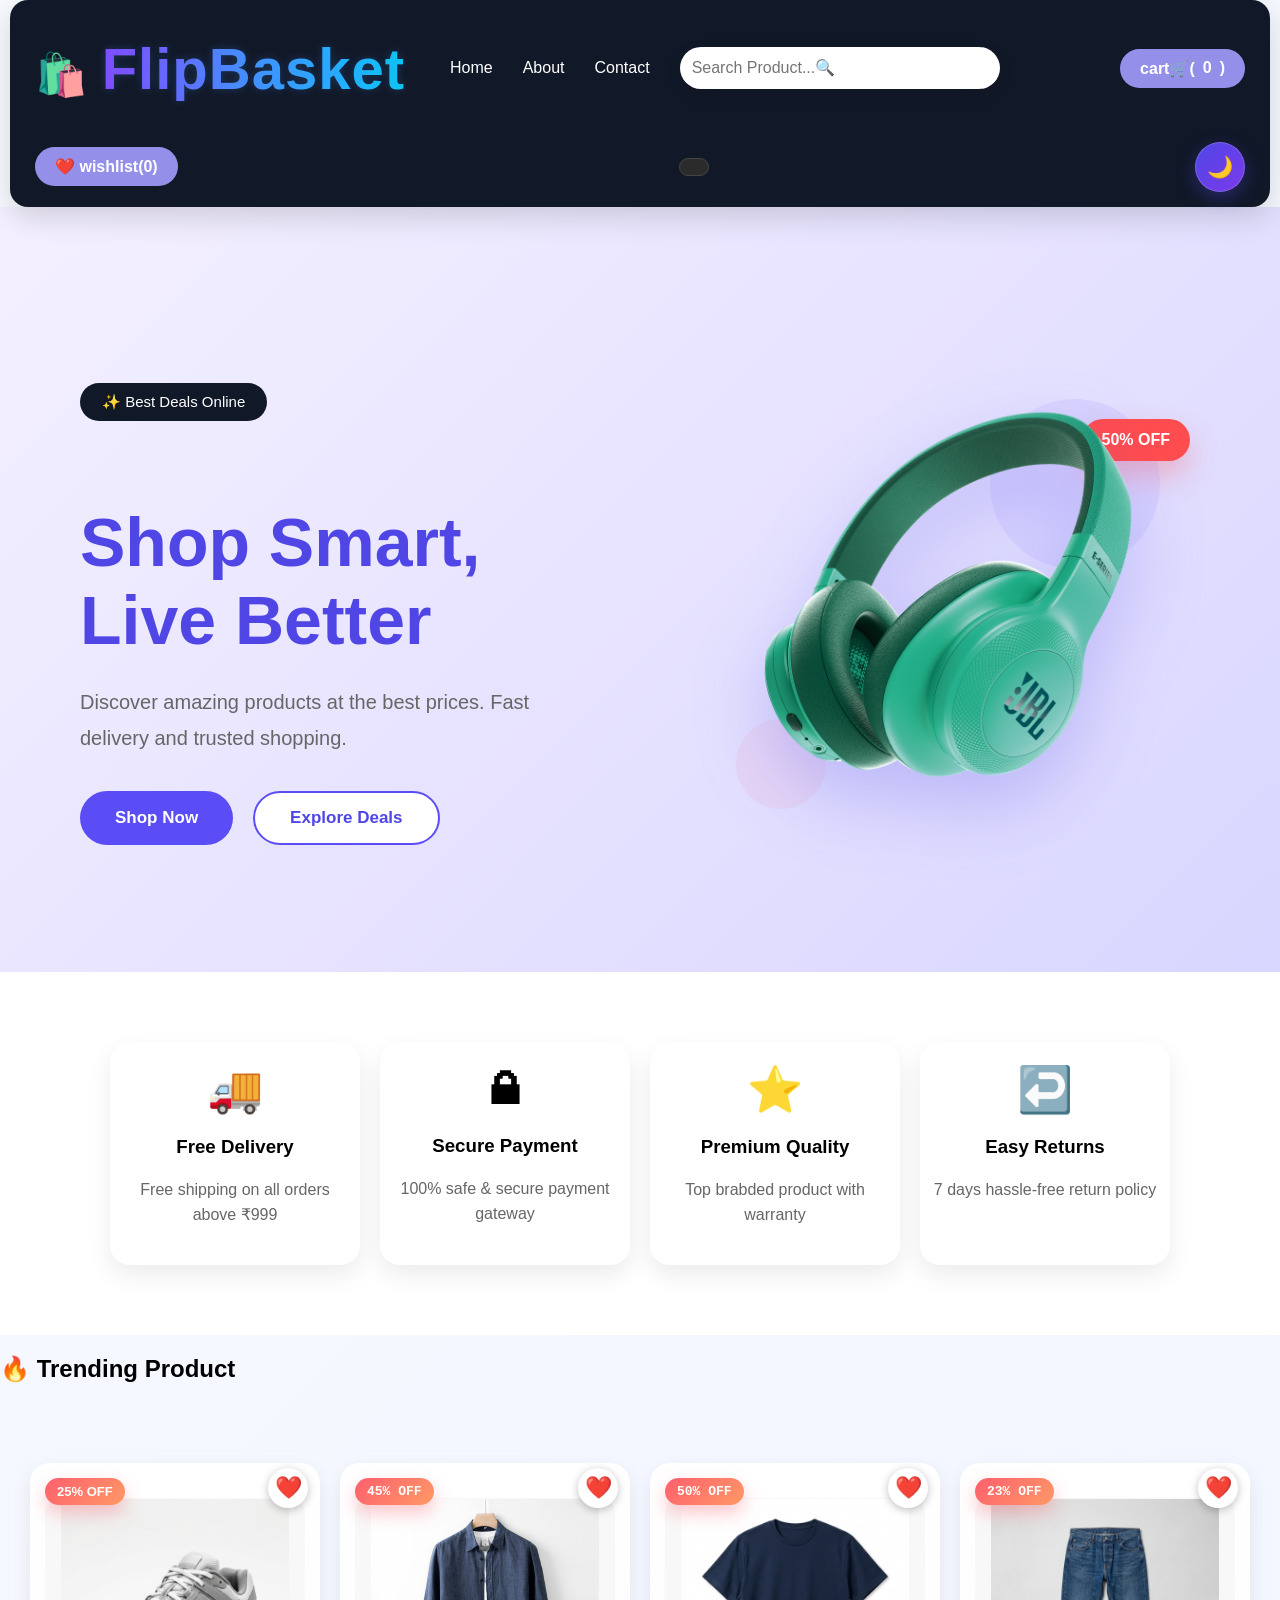
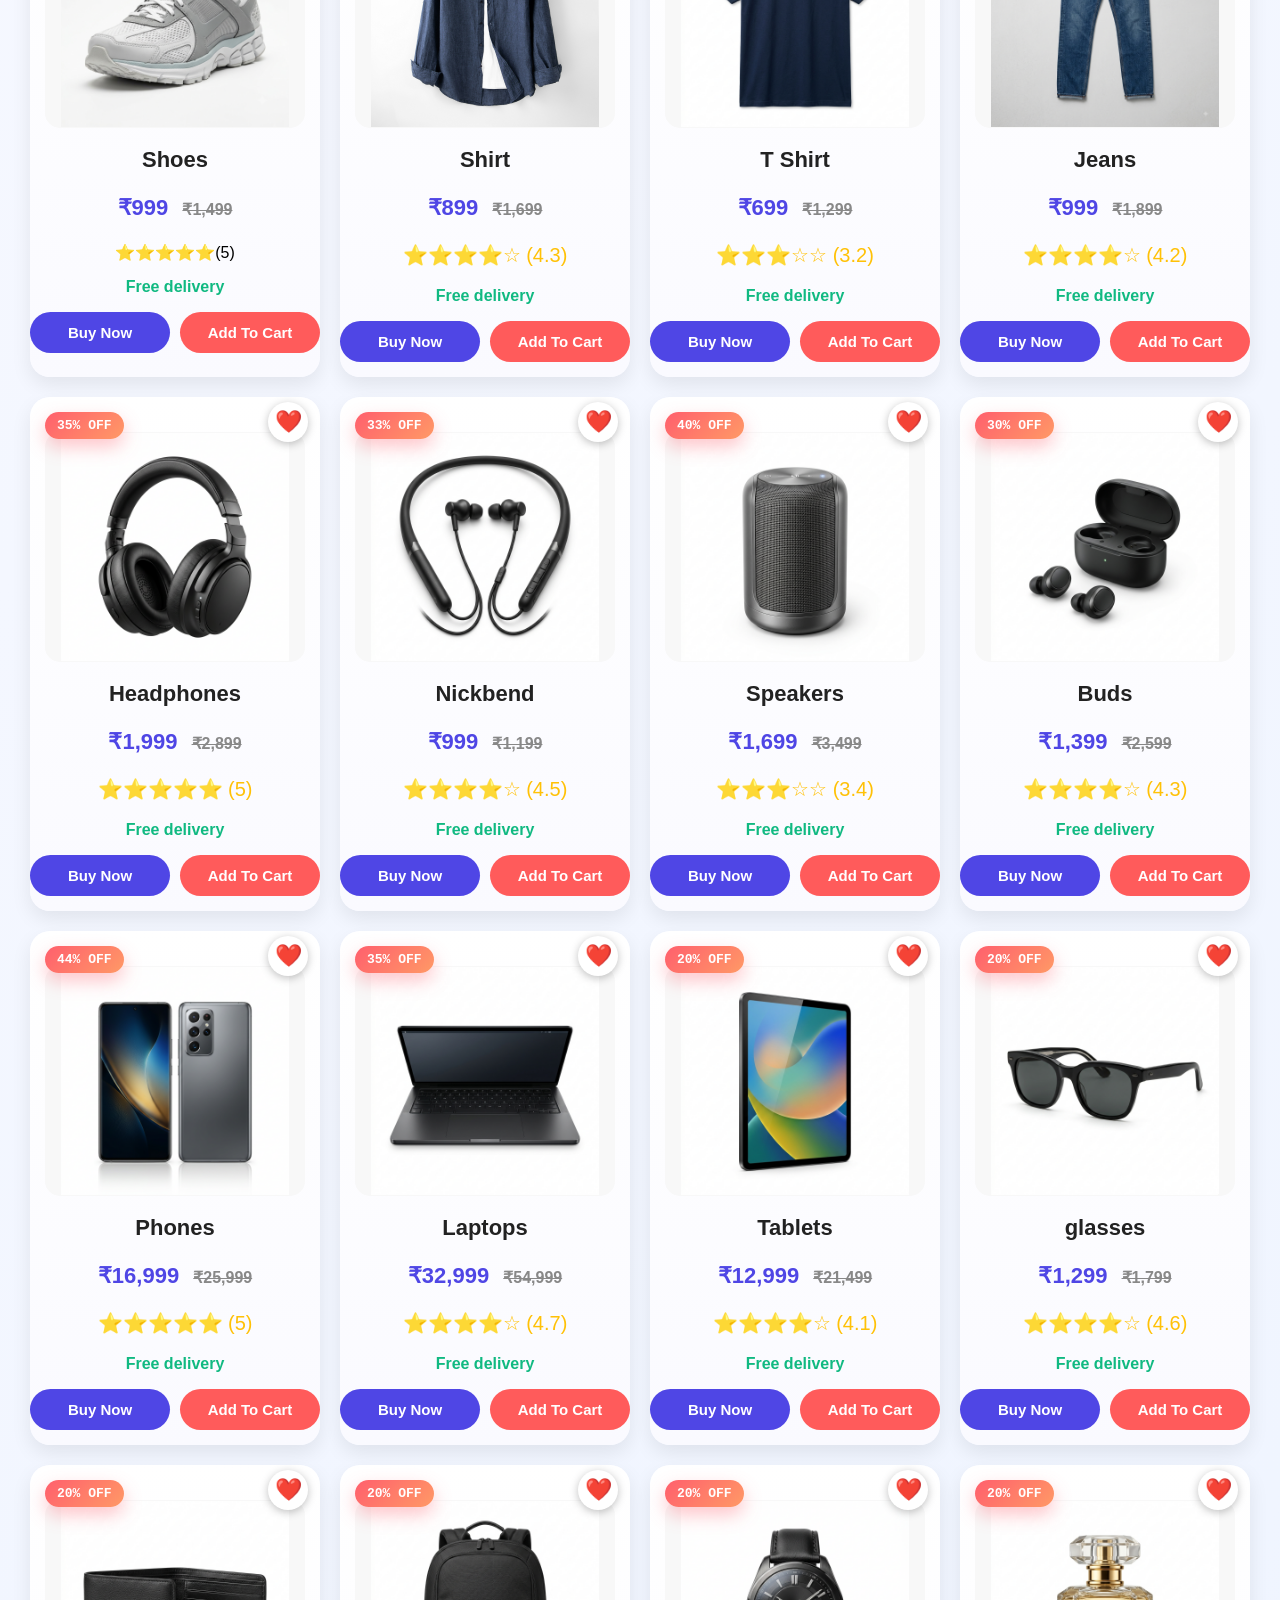
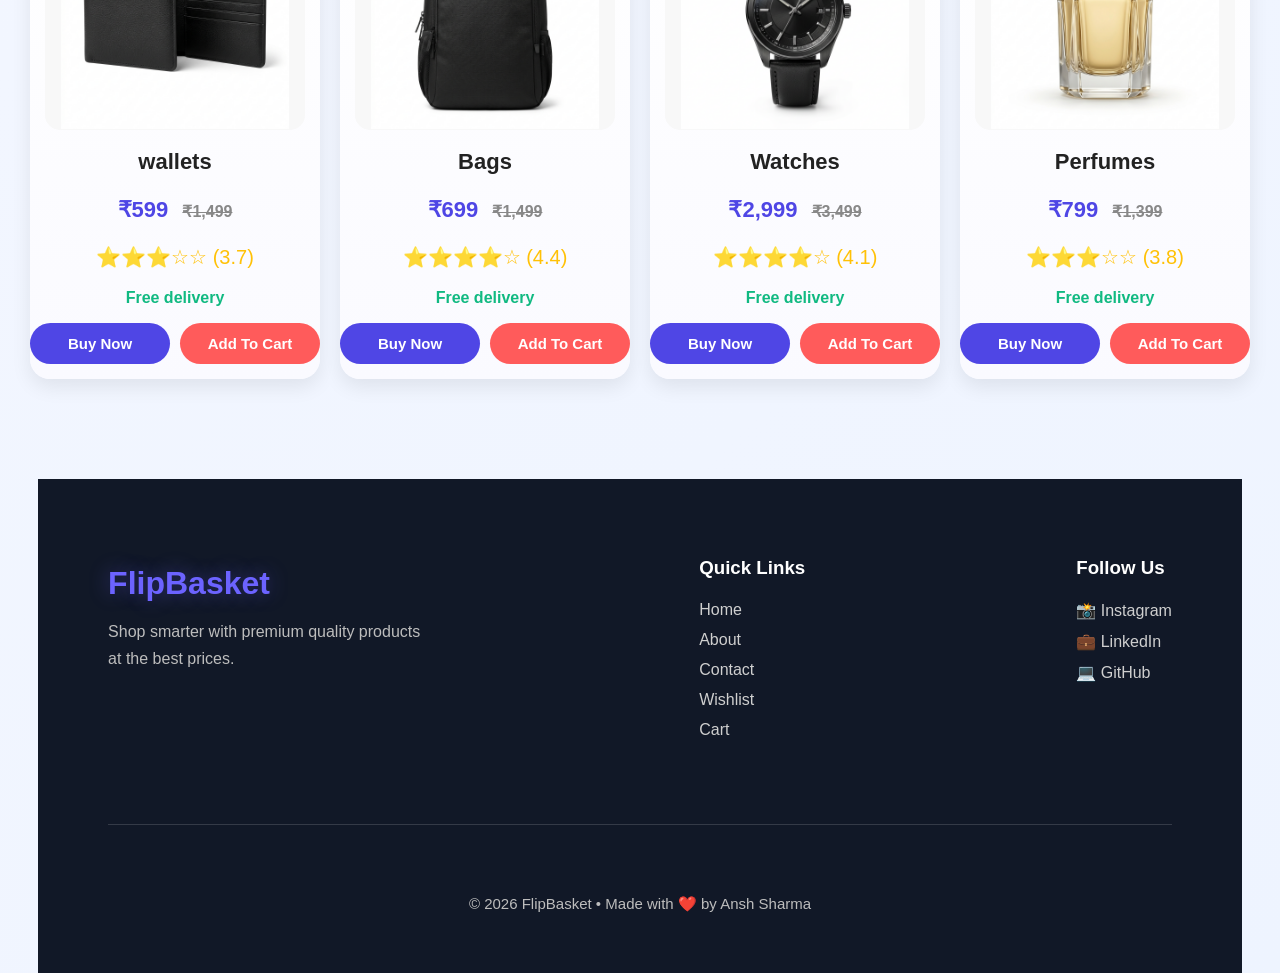
<file: index.html>
<!DOCTYPE html>
<html>

<head>
    <meta charset="UTF-8">
    <meta name="viewport" content="width=device-width, initial-scale=1.0">

    <link rel="stylesheet" href="style-old.css">

    <title>FlipBasket - Online Shopping</title>

    <meta property="og:title" content="FlipBasket - Online Shopping">
    <meta property="og:description" content="Explore FlipBasket, an e-commerce website built with HTML, CSS and JavaScript. Browse products, search items, and manage your cart and wishlist.">    <meta property="og:image" content="https://ansh-sharma-dev.github.io/FlipBasket/preview.png">
    <meta property="og:url" content="https://ansh-sharma-dev.github.io/FlipBasket/">
    <meta property="og:type" content="website">
</head>

<body>
    <div class="navbar">

        <h2 class="logo">
            <span class="bag">🛍️</span>
            <span class="logo-text">FlipBasket</span>
        </h2>

        <div class="nav-links">
            <a href="index-old.html">Home</a>
            <a href="about.html">About</a>
            <a href="contact.html">Contact</a>
        </div>
        <p id="noResult" class="noResult">😔 No product found</p>
        <div class="search-box">
            <input type="text" id="search" placeholder="Search Product...🔍">
        </div>
        <a href="cart.html" class="cart-btn">
            cart🛒(<span id="cartCount">0</span>)
        </a>
        <a href="wishlist.html" class="wishlist-btn">
            ❤️ wishlist(<span id="wishlistCount">0</span>)
        </a>
        <h3 id="welcomeUser"></h3>

        <button id="themebtn" onclick="toggleTheme()">🌙</button>
    </div>

    <section class="hero">

        <div class="hero-left">

            <span class="hero-tag">
                ✨ Best Deals Online
            </span>
            <h1>Shop Smart,<br>Live Better</h1>
            <p>
                Discover amazing products at the best prices.
                Fast delivery and trusted shopping.
            </p>
            <div class="hero-btns">

                <button class="shop-btn">Shop Now</button>

                <button class="explore-btn">Explore Deals</button>
            </div>
        </div>

        <div class="hero-right">
            <div class="circle1"></div>
            <div class="circle2"></div>

            <img src="hero-headphone.png" alt="Headphone">

            <div class="hero-offer">
                50% OFF
            </div>
        </div>
    </section>
    <section class="features">
        <div class="feature-card">
            <div class="feature-icon">🚚</div>
            <h3>Free Delivery</h3>
            <p>Free shipping on all orders above ₹999</p>
        </div>

        <div class="feature-card">
            <div class="feature-icon">🔒︎</div>
            <h3>Secure Payment</h3>
            <p>100% safe & secure payment gateway</p>
        </div>

        <div class="feature-card">
            <div class="feature-icon">⭐</div>
            <h3>Premium Quality</h3>
            <p>Top brabded product with warranty</p>
        </div>

        <div class="feature-card">
            <div class="feature-icon">↩️</div>
            <h3>Easy Returns</h3>
            <p>7 days hassle-free return policy</p>
        </div>
    </section>
    <h2>🔥 Trending Product</h2>

    <div class="products">

        <div class="product">
            <div class="card-top">
                <span class="offer">25% OFF</span>
                <div class="heart" onclick="addToWishlist('Shoes')">❤️</div>
            </div>
            <img src="shoes.png" alt="Shoes" onclick="openProduct('Shoes',999,'shoes.png')">
            <h3>Shoes</h3>
            <p class="price">
                ₹999
                <del>₹1,499</del>
            </p>
            </p><!--ye price syntex sap product me kro********************-->
            <p>⭐⭐⭐⭐⭐(5)</p>
            <p>Free delivery</p>
            <div class="btns">
                <button class="buy-btn" onclick="buyNow('Shoes',999,'shoes.png')">
                    Buy Now
                </button>

                <button class="add-btn" onclick="addToCart('Shoes',999,'shoes.png')">
                    Add To Cart
                </button>
            </div>
        </div><!--or ye product button syntax bhi sbhi me kro*************-->
        <div class="product">
            <div class="card-top">
                <samp class="offer">45% OFF</samp>
                <div class="heart" onclick="addToWishlist('Shirt')">❤️</div>
            </div>
            <img src="shirt.png" alt="Shirt" onclick="openProduct('shirt',899,'shirt.png')">
            <h3>Shirt</h3>
            <p class="price">
                ₹899
                <del>₹1,699</del>
            </p>
            <p>⭐⭐⭐⭐☆ (4.3)</p>
            <p>Free delivery</p>
            <div class="btns">
                <button class="buy-btn" onclick="buyNow('Shirt',899,'shirt.png')">
                    Buy Now
                </button>

                <button class="add-btn" onclick="addToCart('Shirt',899,'shirt.png')">
                    Add To Cart
                </button>
            </div>
        </div>

        <div class="product">
            <div class="card-top">
                <samp class="offer">50% OFF</samp>
                <div class="heart" onclick="addToWishlist('T Shirt')">❤️</div>
            </div>
            <img src="t-shirt1.jpg" alt="t-shirt1" onclick="openProduct('t-shirt1',699,'t-shirt1.jpg')">
            <h3>T Shirt</h3>
            <p class="price">
                ₹699
                <del>₹1,299</del>
            </p>
            <p>⭐⭐⭐☆☆ (3.2)</p>
            <p>Free delivery</p>
            <div class="btns">
                <button class="buy-btn" onclick="buyNow('T Shirt',699,'t-shirt1.jpg')">
                    Buy Now
                </button>

                <button class="add-btn" onclick="addToCart('T Shirt',699,'t-shirt1.jpg')">
                    Add To Cart
                </button>
            </div>
        </div>
        <div class="product">
            <div class="card-top">
                <samp class="offer">23% OFF</samp>
                <div class="heart" onclick="addToWishlist('Jeans')">❤️</div>
            </div>
            <img src="jeans2.jpg" alt="jeans2" onclick="openProduct('jeans2',1699,'jeans2.jpg')">
            <h3>Jeans</h3>
            <p class="price">
                ₹999
                <del>₹1,899</del>
            </p>
            <p>⭐⭐⭐⭐☆ (4.2)</p>
            <p>Free delivery</p>
            <div class="btns">
                <button class="buy-btn" onclick="buyNow('jeans',1699,'jeans2.jpg')">
                    Buy Now
                </button>

                <button class="add-btn" onclick="addToCart('jeans',1699,'jeans2.jpg')">
                    Add To Cart
                </button>
            </div>
        </div>
        <div class="product">
            <div class="card-top">
                <samp class="offer">35% OFF</samp>
                <div class="heart" onclick="addToWishlist('Headphones')">❤️</div>
            </div>
            <img src="headphone2.jpg" alt="headphone2" onclick="openProduct('headphone2',1999,'headphone2.jpg')">
            <h3>Headphones</h3>
            <p class="price">
                ₹1,999
                <del>₹2,899</del>
            </p>
            <p>⭐⭐⭐⭐⭐ (5)</p>
            <p>Free delivery</p>
            <div class="btns">
                <button class="buy-btn" onclick="buyNow('headphone',1999,'headphone2.jpg')">
                    Buy Now
                </button>

                <button class="add-btn" onclick="addToCart('headphone',1999,'headphone2.jpg')">
                    Add To Cart
                </button>
            </div>
        </div>

        <div class="product">
            <div class="card-top">
                <samp class="offer">33% OFF</samp>
                <div class="heart" onclick="addToWishlist('Nickbend')">❤️</div>
            </div>
            <img src="Nickbend.png" alt="Nickbend">
            <h3>Nickbend</h3>
            <p class="price">
                ₹999
                <del>₹1,199</del>
            </p>
            <p>⭐⭐⭐⭐☆ (4.5)</p>
            <p>Free delivery</p>
            <div class="btns">
                <button class="buy-btn" onclick="buyNow('Nickbend',999,'')">
                    Buy Now
                </button>

                <button class="add-btn" onclick="addToCart('Nickbend',999,'')">
                    Add To Cart
                </button>
            </div>
        </div>

        <div class="product">
            <div class="card-top">
                <samp class="offer">40% OFF</samp>
                <div class="heart" onclick="addToWishlist('Speakers')">❤️</div>
            </div>
            <img src="speaker.png" alt="speaker">
            <h3>Speakers</h3>
            <p class="price">
                ₹1,699
                <del>₹3,499</del>
            </p>
            <p>⭐⭐⭐☆☆ (3.4)</p>
            <p>Free delivery</p>
            <div class="btns">
                <button class="buy-btn" onclick="buyNow('Speakers',1699,'')">
                    Buy Now
                </button>

                <button class="add-btn" onclick="addToCart('Speakers',1699,'')">
                    Add To Cart
                </button>
            </div>
        </div>

        <div class="product">
            <div class="card-top">
                <samp class="offer">30% OFF</samp>
                <div class="heart" onclick="addToWishlist('Buds')">❤️</div>
            </div>
            <img src="buds.png" alt="buds">
            <h3>Buds</h3>
            <p class="price">
                ₹1,399
                <del>₹2,599</del>
            </p>
            <p>⭐⭐⭐⭐☆ (4.3)</p>
            <p>Free delivery</p>
            <div class="btns">
                <button class="buy-btn" onclick="buyNow('Buds',1399,'')">
                    Buy Now
                </button>

                <button class="add-btn" onclick="addToCart('Buds',2599,'')">
                    Add To Cart
                </button>
            </div>
        </div>

        <div class="product">
            <div class="card-top">
                <samp class="offer">44% OFF</samp>
                <div class="heart" onclick="addToWishlist('Phones')">❤️</div>
            </div>
            <img src="phones.png" alt>
            <h3>Phones</h3>
            <p class="price">
                ₹16,999
                <del>₹25,999</del>
            </p>
            <p>⭐⭐⭐⭐⭐ (5)</p>
            <p>Free delivery</p>
            <div class="btns">
                <button class="buy-btn" onclick="buyNow('Phones',16999,'')">
                    Buy Now
                </button>

                <button class="add-btn" onclick="addToCart('Phones',16999,'')">
                    Add To Cart
                </button>
            </div>
        </div>


        <div class="product">
            <div class="card-top">
                <samp class="offer">35% OFF</samp>
                <div class="heart" onclick="addToWishlist('Laptops')">❤️</div>
            </div>
            <img src="leptop.png" alt>
            <h3>Laptops</h3>
            <p class="price">
                ₹32,999
                <del>₹54,999</del>
            </p>
            <p>⭐⭐⭐⭐☆ (4.7)</p>
            <p>Free delivery</p>
            <div class="btns">
                <button class="buy-btn" onclick="buyNow('Laptops',32999,'leptop.png')">
                    Buy Now
                </button>

                <button class="add-btn" onclick="addToCart('Laptops',32999,'leptop.png')">
                    Add To Cart
                </button>
            </div>
        </div>

        <div class="product">
            <div class="card-top">
                <samp class="offer">20% OFF</samp>
                <div class="heart" onclick="addToWishlist('Tablets')">❤️</div>
            </div>
            <img src="tablet.png" alt="tablet">
            <h3>Tablets</h3>
            <p class="price">
                ₹12,999
                <del>₹21,499</del>
            </p>
            <p>⭐⭐⭐⭐☆ (4.1)</p>
            <p>Free delivery</p>
            <div class="btns">
                <button class="buy-btn" onclick="buyNow('Tablets',12999,'')">
                    Buy Now
                </button>

                <button class="add-btn" onclick="addToCart('Tablets',12999,'')">
                    Add To Cart
                </button>
            </div>
        </div>


        <div class="product">
            <div class="card-top">
                <samp class="offer">20% OFF</samp>
                <div class="heart" onclick="addToWishlist('glasses')">❤️</div>
            </div>
            <img src="glasses.jpg" alt="glasses">
            <h3>glasses</h3>
            <p class="price">
                ₹1,299
                <del>₹1,799</del>
            </p>
            <p>⭐⭐⭐⭐☆ (4.6)</p>
            <p>Free delivery</p>
            <div class="btns">
                <button class="buy-btn" onclick="buyNow('glasses',1299,'glasses.jpg')">
                    Buy Now
                </button>

                <button class="add-btn" onclick="addToCart('glasses',1299,'glasses.jpg')">
                    Add To Cart
                </button>
            </div>
        </div>

        <div class="product">
            <div class="card-top">
                <samp class="offer">20% OFF</samp>
                <div class="heart" onclick="addToWishlist('wallets')">❤️</div>
            </div>
            <img src="wallets.jpg" alt="wallets">
            <h3>wallets</h3>
            <p class="price">
                ₹599
                <del>₹1,499</del>
            </p>
            <p>⭐⭐⭐☆☆ (3.7)</p>
            <p>Free delivery</p>
            <div class="btns">
                <button class="buy-btn" onclick="buyNow('wallets',499,'wallets.jpg')">
                    Buy Now
                </button>

                <button class="add-btn" onclick="addToCart('wallets',499,'wallets.jpg')">
                    Add To Cart
                </button>
            </div>
        </div>

        <div class="product">
            <div class="card-top">
                <samp class="offer">20% OFF</samp>
                <div class="heart" onclick="addToWishlist('Bags')">❤️</div>
            </div>
            <img src="bags.jpg" alt>
            <h3>Bags</h3>
            <p class="price">
                ₹699
                <del>₹1,499</del>
            </p>
            <p>⭐⭐⭐⭐☆ (4.4)</p>
            <p>Free delivery</p>
            <div class="btns">
                <button class="buy-btn" onclick="buyNow('Bags',699,'bags.jpg')">
                    Buy Now
                </button>

                <button class="add-btn" onclick="addToCart('Bags',699,'bags.jpg')">
                    Add To Cart
                </button>
            </div>
        </div>

        <div class="product">
            <div class="card-top">
                <samp class="offer">20% OFF</samp>
                <div class="heart" onclick="addToWishlist('Watches')">❤️</div>
            </div>
            <img src="watch.png" alt>
            <h3>Watches</h3>
            <p class="price">
                ₹2,999
                <del>₹3,499</del>
            </p>
            <p>⭐⭐⭐⭐☆ (4.1)</p>
            <p>Free delivery</p>
            <div class="btns">
                <button class="buy-btn" onclick="buyNow('Watches',2999,'watch.png')">
                    Buy Now
                </button>

                <button class="add-btn" onclick="addToCart('Watches',2999,'watch.png')">
                    Add To Cart
                </button>
            </div>
        </div>

        <div class="product">
            <div class="card-top">
                <samp class="offer">20% OFF</samp>
                <div class="heart" onclick="addToWishlist('Perfumes')">❤️</div>
            </div>
            <img src="perfume.jpg" alt="perfume">
            <h3>Perfumes</h3>
            <p class="price">
                ₹799
                <del>₹1,399</del>
            </p>
            <p>⭐⭐⭐☆☆ (3.8)</p>
            <p>Free delivery</p>
            <div class="btns">
                <button class="buy-btn" onclick="buyNow('Perfumes',999,'Perfumes.jpg')">
                    Buy Now
                </button>

                <button class="add-btn" onclick="addToCart('Perfumes',999,'Perfumes.jpg')">
                    Add To Cart
                </button>
            </div>
        </div>

        <div class="noResult" style="display: none;">
            No Product Found
        </div>
        <footer class="footer">

            <div class="footer-logo">
                <h2>FlipBasket</h2>
                <p>Shop smarter with premium quality products at the best prices.</p>
            </div>

            <div class="footer-links">
                <h3>Quick Links</h3>

                <a href="index-old.html">Home</a>
                <a href="about.html">About</a>
                <a href="contact.html">Contact</a>
                <a href="wishlist.html">Wishlist</a>
                <a href="cart.html">Cart</a>
            </div>

            <div class="footer-social">
                <h3>Follow Us</h3>

                <a href="#">📸 Instagram</a>
                <a href="#">💼 LinkedIn</a>
                <a href="#">💻 GitHub</a>
            </div>
            <hr class="footer-line">

            <p class="copy">
                © 2026 FlipBasket • Made with ❤️ by Ansh Sharma
            </p>

        </footer>
        <div id="toast"></div>

        <script src="script.js"></script>
        <script src="product.js"></script>
</body>

</html
</file>
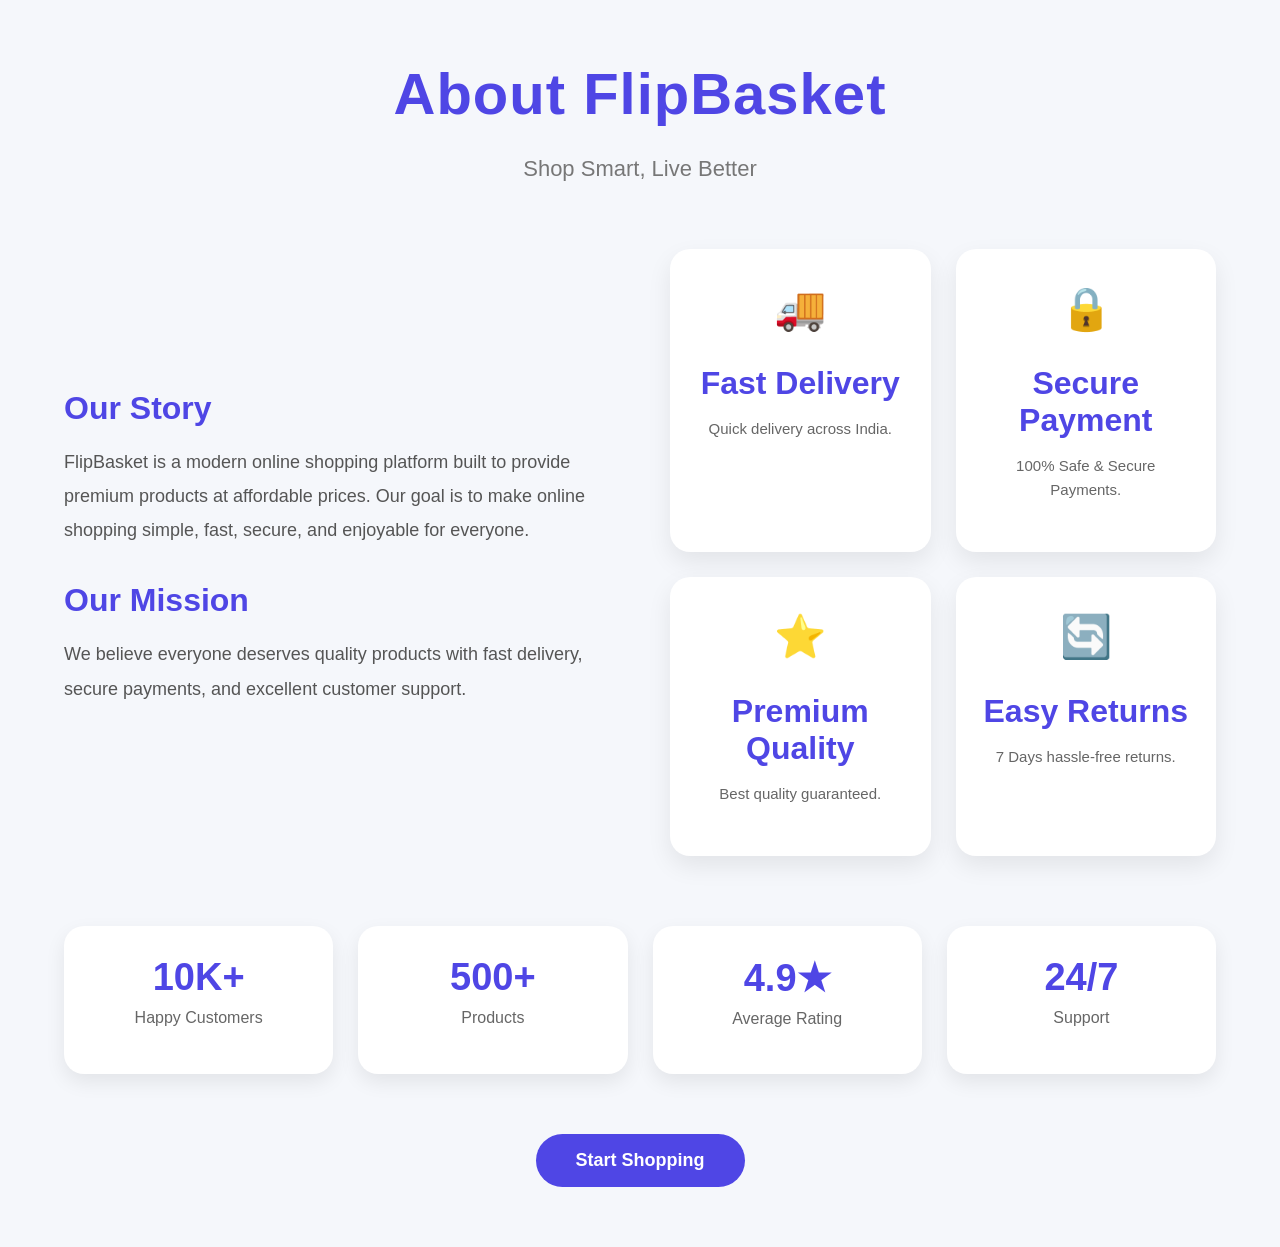
<file: about.html>
<!DOCTYPE html>
<html lang="en">

<head>
    <meta charset="UTF-8">
    <meta name="viewport" content="width=device-width, initial-scale=1.0">
    <title>About FlipBasket</title>
    <link rel="stylesheet" href="about.css">
</head>

<body>

<section class="about">

    <h1>About FlipBasket</h1>

    <p class="subtitle">
        Shop Smart, Live Better
    </p>

    <div class="about-content">

        <div class="about-left">

            <h2>Our Story</h2>

            <p>
                FlipBasket is a modern online shopping platform built to provide
                premium products at affordable prices. Our goal is to make online
                shopping simple, fast, secure, and enjoyable for everyone.
            </p>

            <h2>Our Mission</h2>

            <p>
                We believe everyone deserves quality products with fast delivery,
                secure payments, and excellent customer support.
            </p>

        </div>

        <div class="about-right">

            <div class="card">
                <div class="card-icon">🚚</div>
                <h3>Fast Delivery</h3>
                <p>Quick delivery across India.</p>
            </div>

            <div class="card">
                <div class="card-icon">🔒</div>
                <h3>Secure Payment</h3>
                <p>100% Safe & Secure Payments.</p>
            </div>

            <div class="card">
                <div class="card-icon">⭐</div>
                <h3>Premium Quality</h3>
                <p>Best quality guaranteed.</p>
            </div>

            <div class="card">
                <div class="card-icon">🔄</div>
                <h3>Easy Returns</h3>
                <p>7 Days hassle-free returns.</p>
            </div>

        </div>

    </div>

    <div class="stats">
        <div>
            <h2>10K+</h2>
            <p>Happy Customers</p>
        </div>

        <div>
            <h2>500+</h2>
            <p>Products</p>
        </div>

        <div>
            <h2>4.9★</h2>
            <p>Average Rating</p>
        </div>

        <div>
            <h2>24/7</h2>
            <p>Support</p>
        </div>
    </div>
    <div class="about-btn">
        <a href="index-old.html">Start Shopping</a>
    </div>

</section>

</body>

</html>
</file>
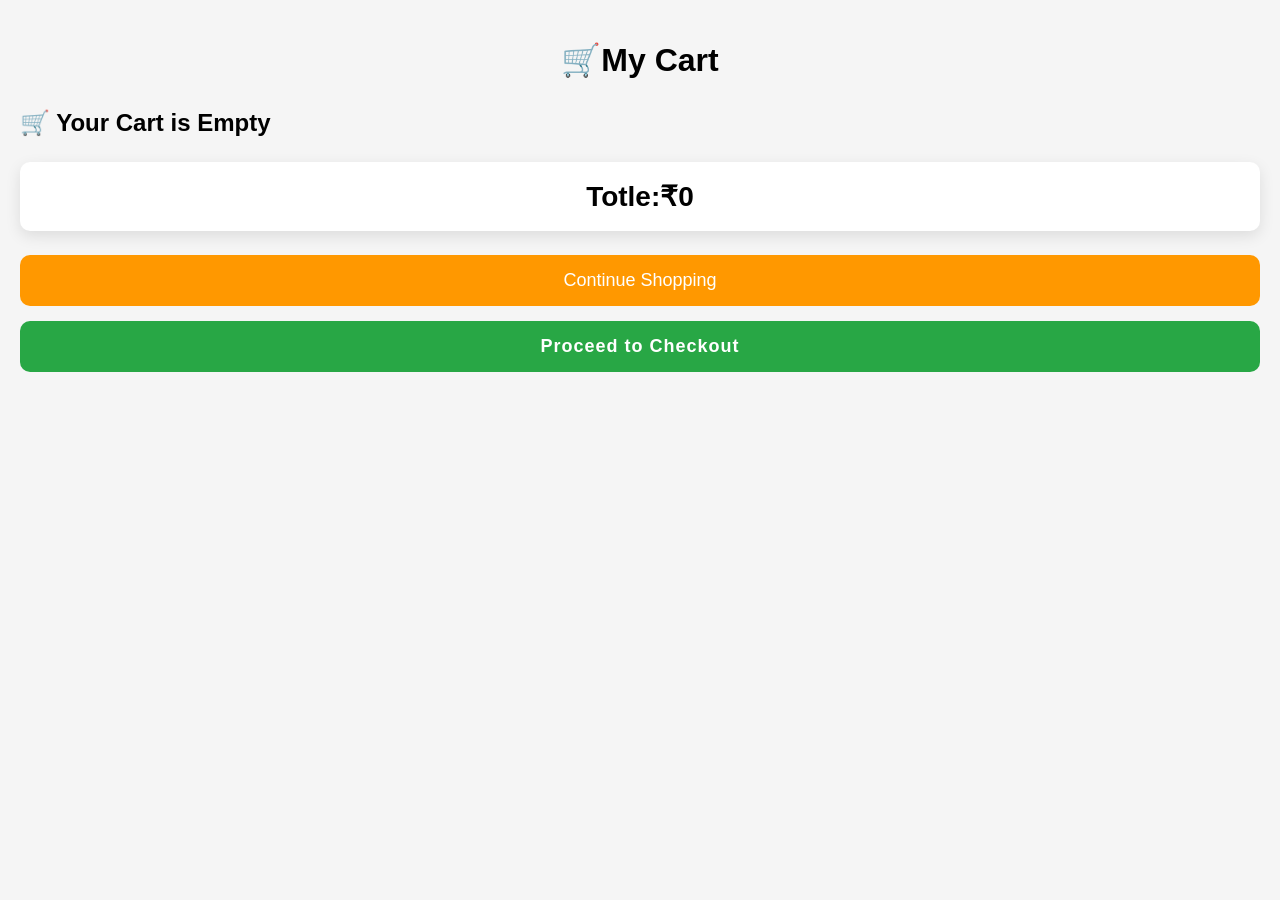
<file: cart.html>
<!DOCTYPE html>
<html lang="en">

<head>
    <meta charset="UTF-8">
    <meta name="viewport" content="width=device-width,initial-scale=1.0">
    <title>My Cart</title>
    <link rel="stylesheet" href="cart.css">
</head>

<body>
    <h1 class="cart-title">🛒My Cart</h1>
    <div id="cartitems"></div>

    <div class="cart-footer">
        <h2 id="totle">Totle:₹0</h2>

        <button class="continue-btn" onclick="window.location.href='index-old.html'">Continue Shopping</button>


        <button class="checkout-btn" onclick="window.location.href='checkout.html'">Proceed to Checkout</button>

    </div>

    <script src="script.js"></script>
    <script>
        let cart = JSON.parse(localStorage.getItem("cart")) || [];

        let container = document.getElementById("cartitems");

        let total = 0;

        if (cart.length === 0) {
            container.innerHTML = "<h2 class='empty'>🛒 Your Cart is Empty</h2>";
        } else {
            cart.forEach((item, index) => {

                total += item.price * item.quantity;

                let div = document.createElement("div");

                div.className = "cart-item";

                div.innerHTML = `
                <div class="cart-left">

                    <img 
                src="${item.image}"
                class="cart-img">

                <div class="cart-info">
                <h2>${item.name}</h2>
                <p>₹${item.price}</p>   
            </div>

         </div>

            <div class="cart-right">
        <button onclick="changeQty(${index},-1)">-</button>

            <span>${item.quantity}</span>

        <button onclick="changeQty(${index},1)">+</button>

        <button class="remove-btn"
        onclick="removeItem(${index})">Remove</button>

        </div>
        ;`
                container.appendChild(div);
            })
            document.getElementById("totle").innerText =
                "Total:₹" + total;
        }
    </script>
</body>

</html>
</file>
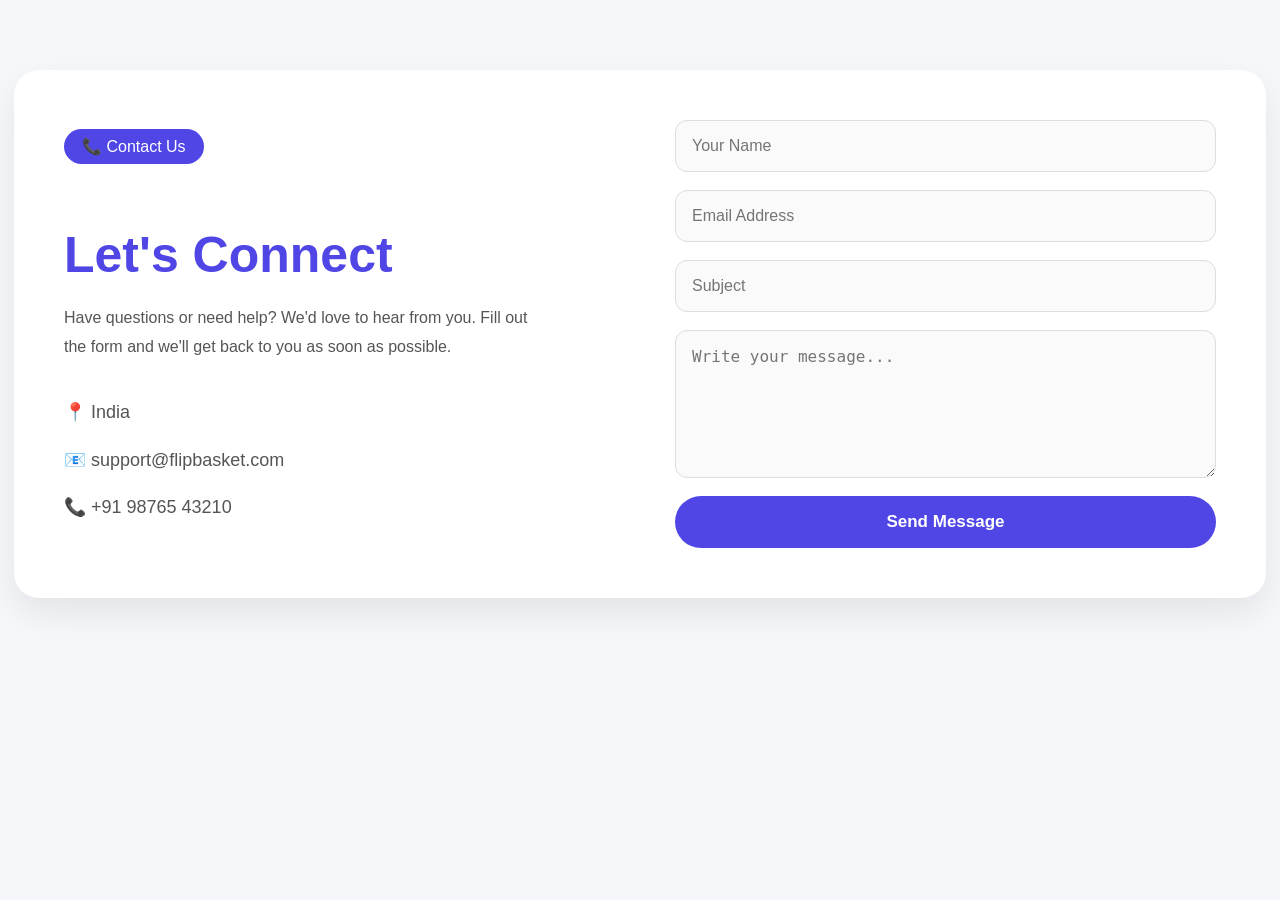
<file: contact.html>
<!DOCTYPE html>
<html>

<head>
    <link rel="stylesheet" href="contact.css">
    <title>Contact</title>
</head>

<body>
    <section class="contact-section">

        <div class="contact-left">
    
            <span class="contact-tag">📞 Contact Us</span>
    
            <h1>Let's Connect</h1>
    
            <p>
                Have questions or need help? We'd love to hear from you.
                Fill out the form and we'll get back to you as soon as possible.
            </p>
    
            <div class="contact-info">
                <p>📍 India</p>
                <p>📧 support@flipbasket.com</p>
                <p>📞 +91 98765 43210</p>
            </div>
    
        </div>
    
        <div class="contact-right">
    
            <form id="contactForm">
    
                <input type="text" placeholder="Your Name" required>
    
                <input type="email" placeholder="Email Address" required>
    
                <input type="text" placeholder="Subject">
    
                <textarea placeholder="Write your message..." rows="6"></textarea>
    
                <button type="submit">Send Message</button>
    
            </form>
    
        </div>
    
    </section>
    <script src="contact.js"></script>
</body>

</html>
</file>
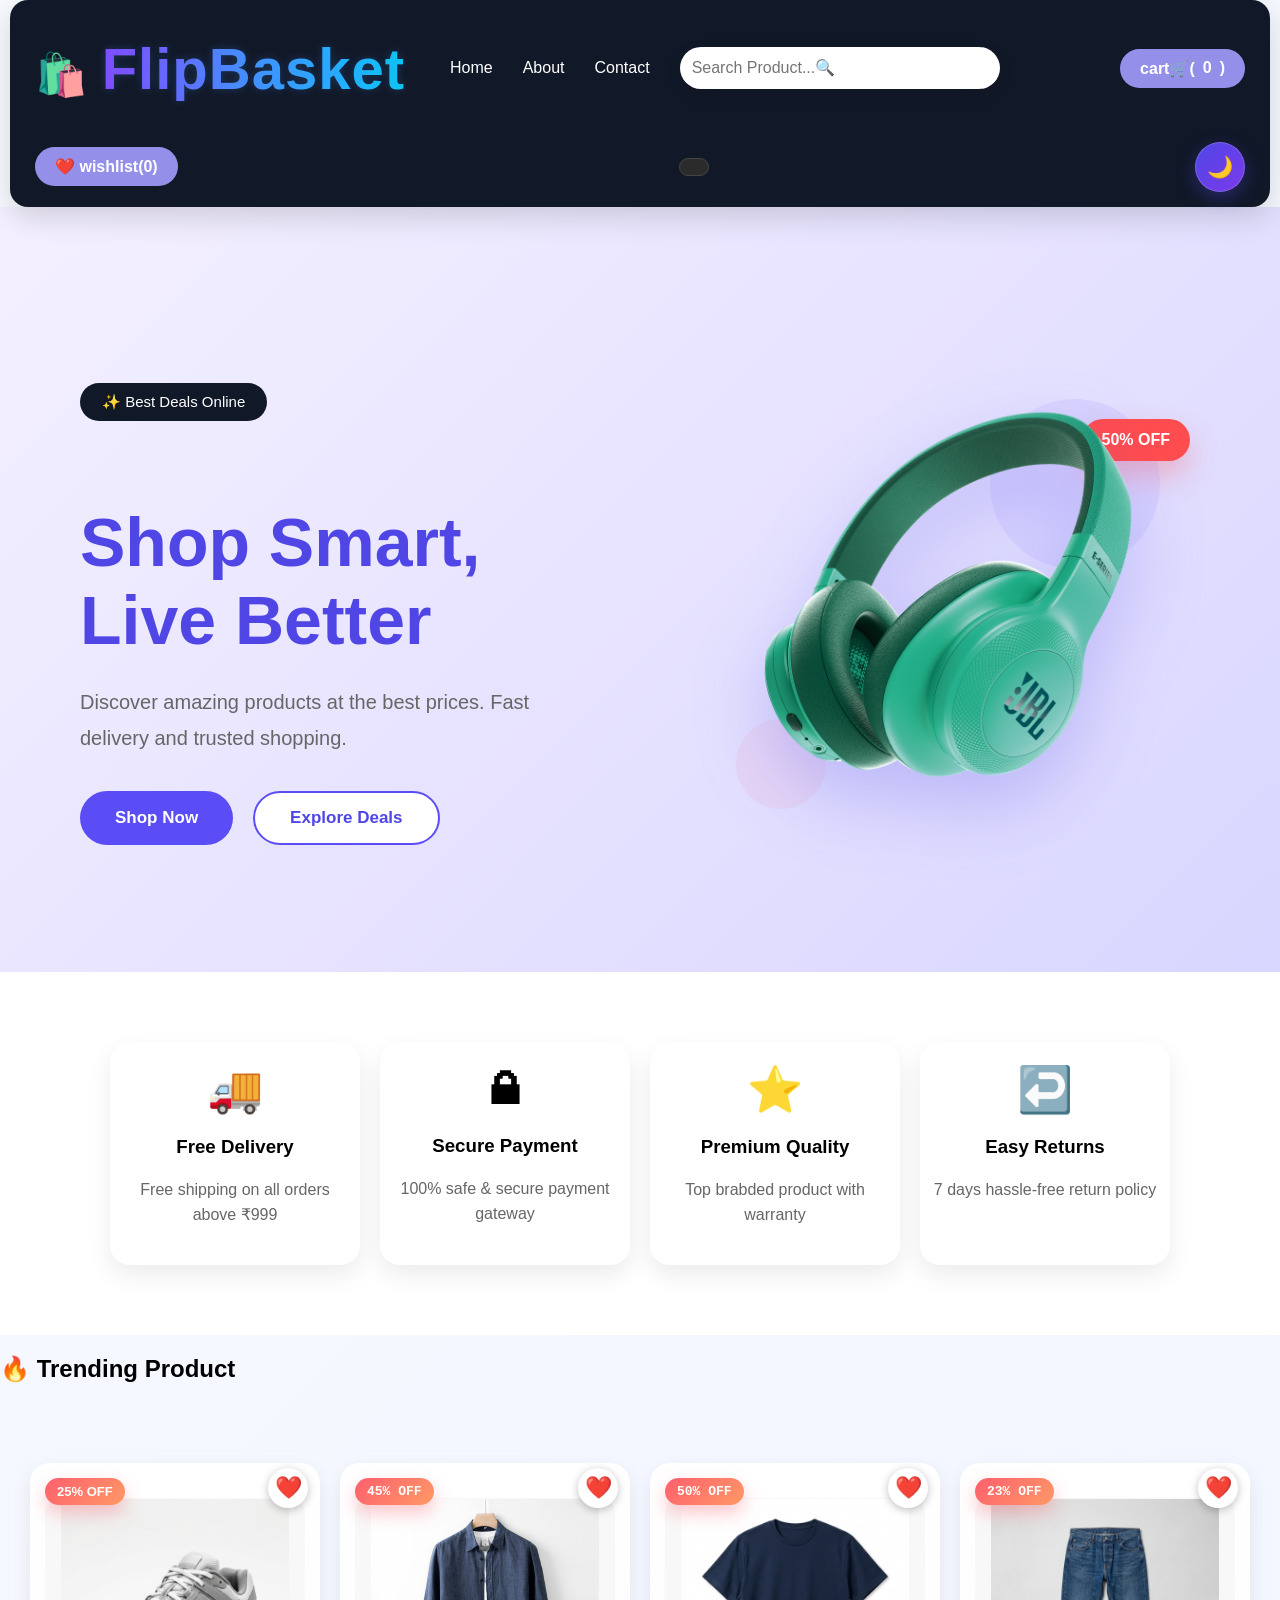
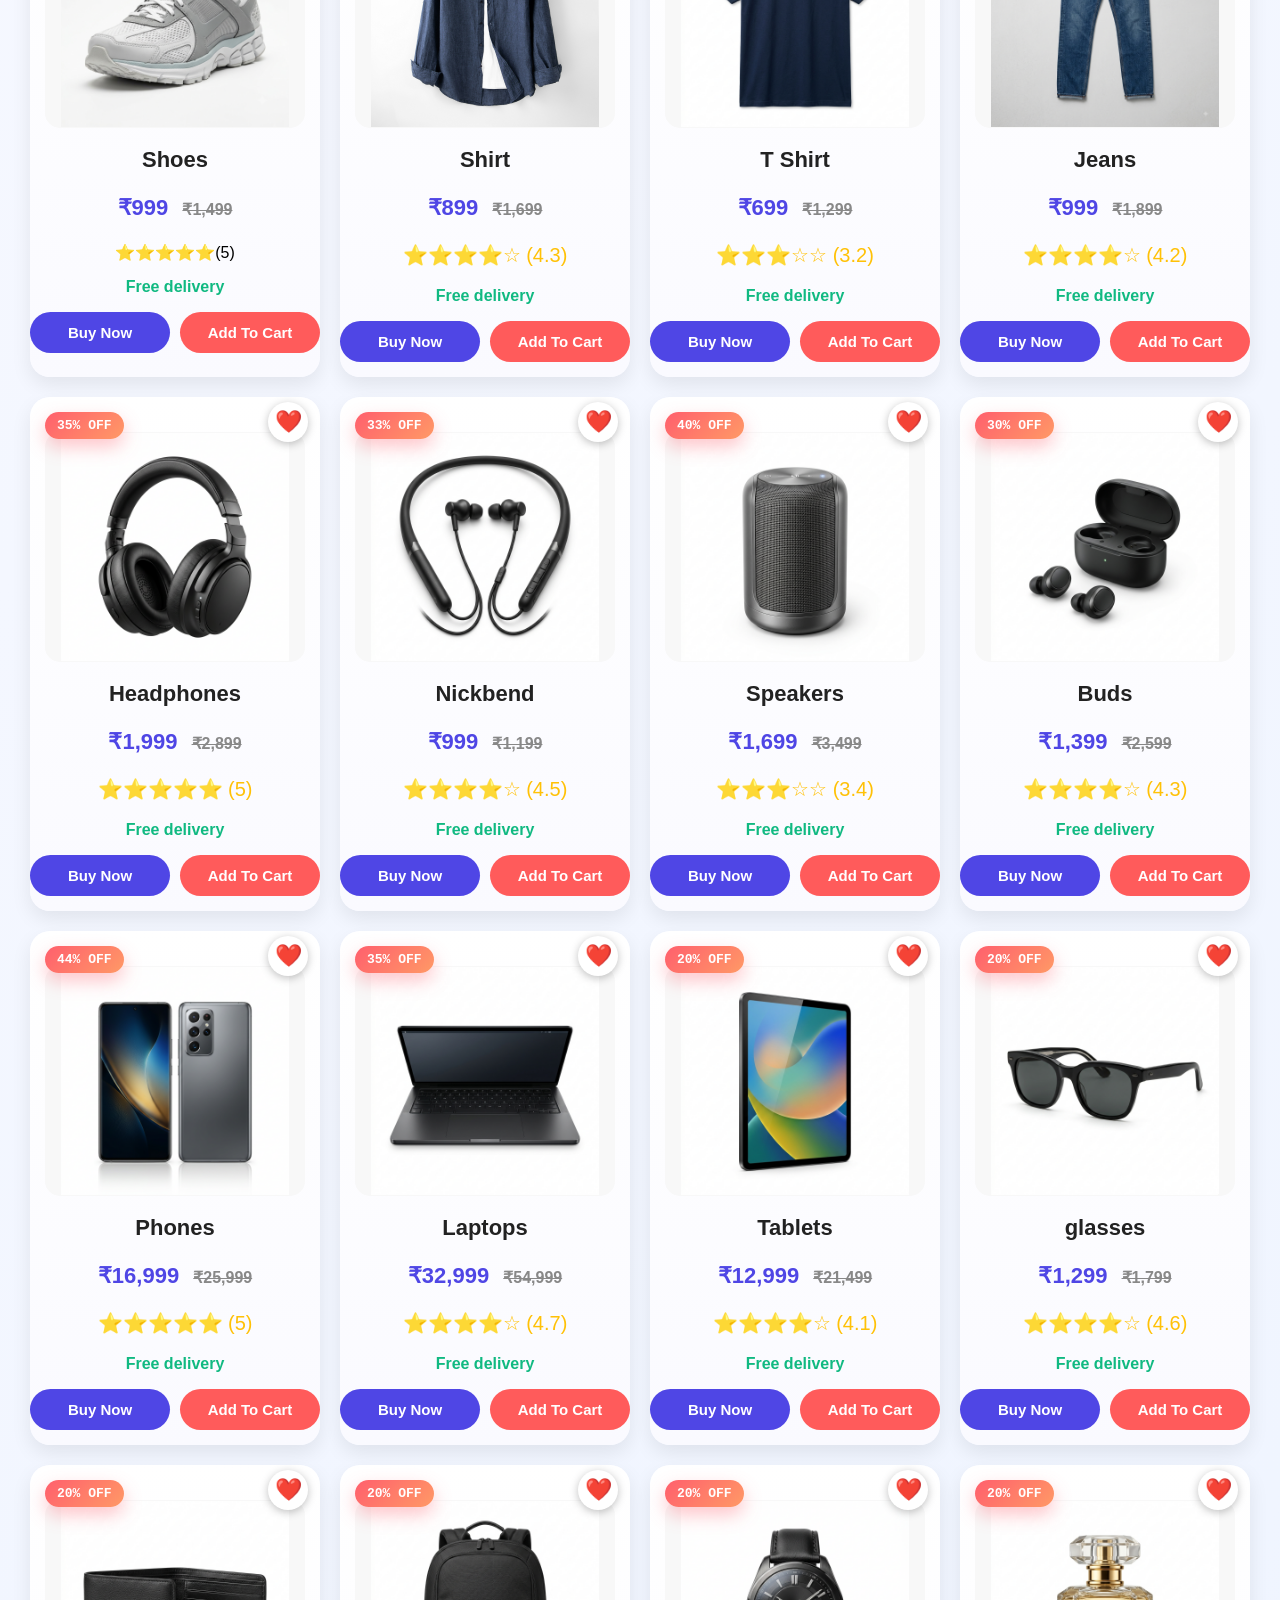
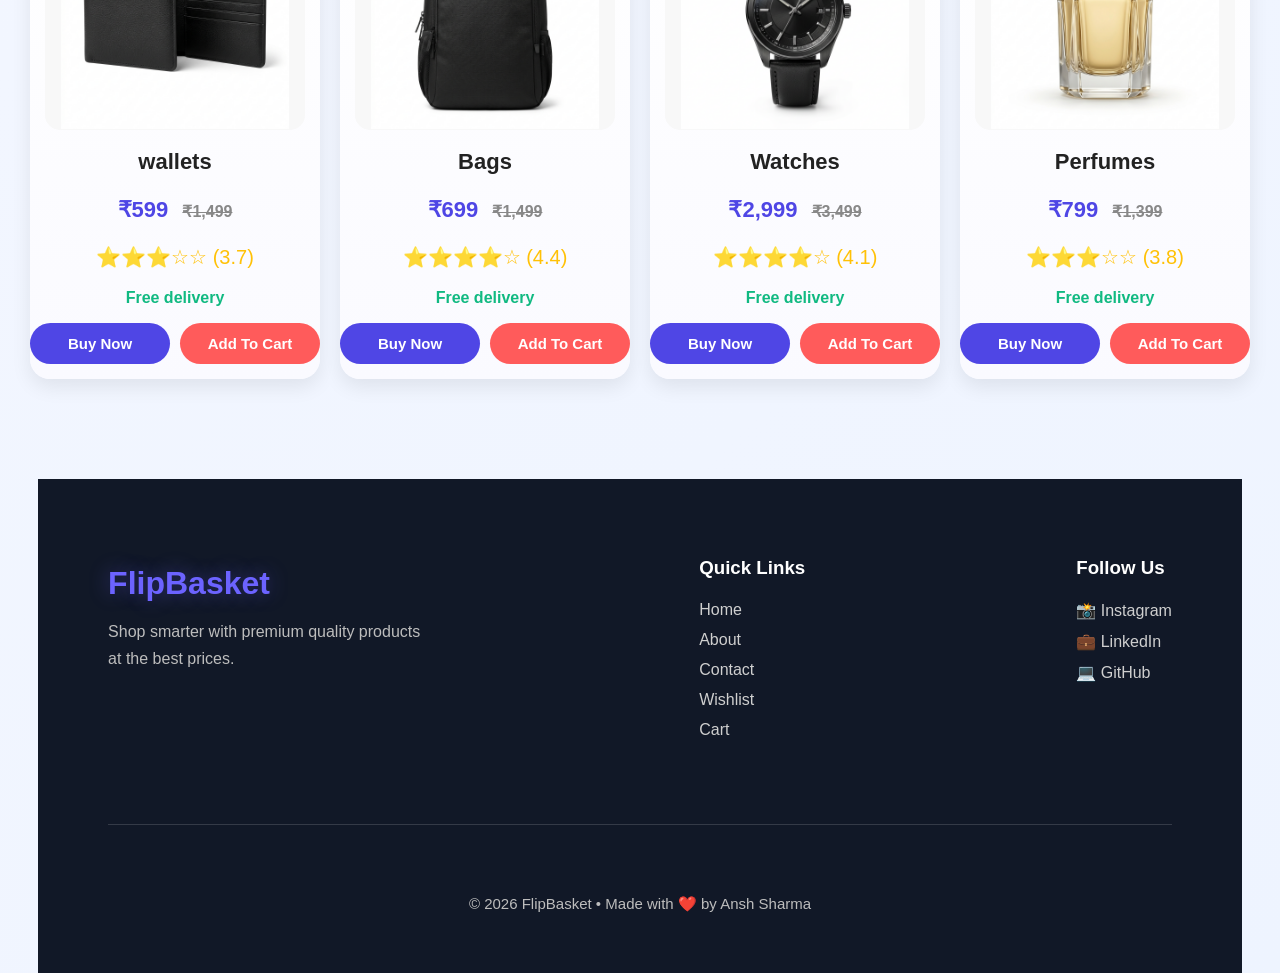
<file: index-old.html>
<!DOCTYPE html>
<html>

<head>
    <link rel="stylesheet" href="style-old.css">
    <title>My Store</title>
</head>

<body>
    <div class="navbar">

        <h2 class="logo">
            <span class="bag">🛍️</span>
            <span class="logo-text">FlipBasket</span>
        </h2>

        <div class="nav-links">
            <a href="index-old.html">Home</a>
            <a href="about.html">About</a>
            <a href="contact.html">Contact</a>
        </div>
        <p id="noResult" class="noResult">😔 No product found</p>
        <div class="search-box">
            <input type="text" id="search" placeholder="Search Product...🔍">
        </div>
        <a href="cart.html" class="cart-btn">
            cart🛒(<span id="cartCount">0</span>)
        </a>
        <a href="wishlist.html" class="wishlist-btn">
            ❤️ wishlist(<span id="wishlistCount">0</span>)
        </a>
        <h3 id="welcomeUser"></h3>

        <button id="themebtn" onclick="toggleTheme()">🌙</button>
    </div>

    <section class="hero">

        <div class="hero-left">

            <span class="hero-tag">
                ✨ Best Deals Online
            </span>
            <h1>Shop Smart,<br>Live Better</h1>
            <p>
                Discover amazing products at the best prices.
                Fast delivery and trusted shopping.
            </p>
            <div class="hero-btns">

                <button class="shop-btn">Shop Now</button>

                <button class="explore-btn">Explore Deals</button>
            </div>
        </div>

        <div class="hero-right">
            <div class="circle1"></div>
            <div class="circle2"></div>

            <img src="hero-headphone.png" alt="Headphone">

            <div class="hero-offer">
                50% OFF
            </div>
        </div>
    </section>
    <section class="features">
        <div class="feature-card">
            <div class="feature-icon">🚚</div>
            <h3>Free Delivery</h3>
            <p>Free shipping on all orders above ₹999</p>
        </div>

        <div class="feature-card">
            <div class="feature-icon">🔒︎</div>
            <h3>Secure Payment</h3>
            <p>100% safe & secure payment gateway</p>
        </div>

        <div class="feature-card">
            <div class="feature-icon">⭐</div>
            <h3>Premium Quality</h3>
            <p>Top brabded product with warranty</p>
        </div>

        <div class="feature-card">
            <div class="feature-icon">↩️</div>
            <h3>Easy Returns</h3>
            <p>7 days hassle-free return policy</p>
        </div>
    </section>
    <h2>🔥 Trending Product</h2>

    <div class="products">

        <div class="product">
            <div class="card-top">
                <span class="offer">25% OFF</span>
                <div class="heart" onclick="addToWishlist('Shoes')">❤️</div>
            </div>
            <img src="shoes.png" alt="Shoes" onclick="openProduct('Shoes',999,'shoes.png')">
            <h3>Shoes</h3>
            <p class="price">
                ₹999
                <del>₹1,499</del>
            </p>
            </p><!--ye price syntex sap product me kro********************-->
            <p>⭐⭐⭐⭐⭐(5)</p>
            <p>Free delivery</p>
            <div class="btns">
                <button class="buy-btn" onclick="buyNow('Shoes',999,'shoes.png')">
                    Buy Now
                </button>

                <button class="add-btn" onclick="addToCart('Shoes',999,'shoes.png')">
                    Add To Cart
                </button>
            </div>
        </div><!--or ye product button syntax bhi sbhi me kro*************-->
        <div class="product">
            <div class="card-top">
                <samp class="offer">45% OFF</samp>
                <div class="heart" onclick="addToWishlist('Shirt')">❤️</div>
            </div>
            <img src="shirt.png" alt="Shirt" onclick="openProduct('shirt',899,'shirt.png')">
            <h3>Shirt</h3>
            <p class="price">
                ₹899
                <del>₹1,699</del>
            </p>
            <p>⭐⭐⭐⭐☆ (4.3)</p>
            <p>Free delivery</p>
            <div class="btns">
                <button class="buy-btn" onclick="buyNow('Shirt',899,'shirt.png')">
                    Buy Now
                </button>

                <button class="add-btn" onclick="addToCart('Shirt',899,'shirt.png')">
                    Add To Cart
                </button>
            </div>
        </div>

        <div class="product">
            <div class="card-top">
                <samp class="offer">50% OFF</samp>
                <div class="heart" onclick="addToWishlist('T Shirt')">❤️</div>
            </div>
            <img src="t-shirt1.jpg" alt="t-shirt1" onclick="openProduct('t-shirt1',699,'t-shirt1.jpg')">
            <h3>T Shirt</h3>
            <p class="price">
                ₹699
                <del>₹1,299</del>
            </p>
            <p>⭐⭐⭐☆☆ (3.2)</p>
            <p>Free delivery</p>
            <div class="btns">
                <button class="buy-btn" onclick="buyNow('T Shirt',699,'t-shirt1.jpg')">
                    Buy Now
                </button>

                <button class="add-btn" onclick="addToCart('T Shirt',699,'t-shirt1.jpg')">
                    Add To Cart
                </button>
            </div>
        </div>
        <div class="product">
            <div class="card-top">
                <samp class="offer">23% OFF</samp>
                <div class="heart" onclick="addToWishlist('Jeans')">❤️</div>
            </div>
            <img src="jeans2.jpg" alt="jeans2" onclick="openProduct('jeans2',1699,'jeans2.jpg')">
            <h3>Jeans</h3>
            <p class="price">
                ₹999
                <del>₹1,899</del>
            </p>
            <p>⭐⭐⭐⭐☆ (4.2)</p>
            <p>Free delivery</p>
            <div class="btns">
                <button class="buy-btn" onclick="buyNow('jeans',1699,'jeans2.jpg')">
                    Buy Now
                </button>

                <button class="add-btn" onclick="addToCart('jeans',1699,'jeans2.jpg')">
                    Add To Cart
                </button>
            </div>
        </div>
        <div class="product">
            <div class="card-top">
                <samp class="offer">35% OFF</samp>
                <div class="heart" onclick="addToWishlist('Headphones')">❤️</div>
            </div>
            <img src="headphone2.jpg" alt="headphone2" onclick="openProduct('headphone2',1999,'headphone2.jpg')">
            <h3>Headphones</h3>
            <p class="price">
                ₹1,999
                <del>₹2,899</del>
            </p>
            <p>⭐⭐⭐⭐⭐ (5)</p>
            <p>Free delivery</p>
            <div class="btns">
                <button class="buy-btn" onclick="buyNow('headphone',1999,'headphone2.jpg')">
                    Buy Now
                </button>

                <button class="add-btn" onclick="addToCart('headphone',1999,'headphone2.jpg')">
                    Add To Cart
                </button>
            </div>
        </div>

        <div class="product">
            <div class="card-top">
                <samp class="offer">33% OFF</samp>
                <div class="heart" onclick="addToWishlist('Nickbend')">❤️</div>
            </div>
            <img src="Nickbend.png" alt="Nickbend">
            <h3>Nickbend</h3>
            <p class="price">
                ₹999
                <del>₹1,199</del>
            </p>
            <p>⭐⭐⭐⭐☆ (4.5)</p>
            <p>Free delivery</p>
            <div class="btns">
                <button class="buy-btn" onclick="buyNow('Nickbend',999,'')">
                    Buy Now
                </button>

                <button class="add-btn" onclick="addToCart('Nickbend',999,'')">
                    Add To Cart
                </button>
            </div>
        </div>

        <div class="product">
            <div class="card-top">
                <samp class="offer">40% OFF</samp>
                <div class="heart" onclick="addToWishlist('Speakers')">❤️</div>
            </div>
            <img src="speaker.png" alt="speaker">
            <h3>Speakers</h3>
            <p class="price">
                ₹1,699
                <del>₹3,499</del>
            </p>
            <p>⭐⭐⭐☆☆ (3.4)</p>
            <p>Free delivery</p>
            <div class="btns">
                <button class="buy-btn" onclick="buyNow('Speakers',1699,'')">
                    Buy Now
                </button>

                <button class="add-btn" onclick="addToCart('Speakers',1699,'')">
                    Add To Cart
                </button>
            </div>
        </div>

        <div class="product">
            <div class="card-top">
                <samp class="offer">30% OFF</samp>
                <div class="heart" onclick="addToWishlist('Buds')">❤️</div>
            </div>
            <img src="buds.png" alt="buds">
            <h3>Buds</h3>
            <p class="price">
                ₹1,399
                <del>₹2,599</del>
            </p>
            <p>⭐⭐⭐⭐☆ (4.3)</p>
            <p>Free delivery</p>
            <div class="btns">
                <button class="buy-btn" onclick="buyNow('Buds',1399,'')">
                    Buy Now
                </button>

                <button class="add-btn" onclick="addToCart('Buds',2599,'')">
                    Add To Cart
                </button>
            </div>
        </div>

        <div class="product">
            <div class="card-top">
                <samp class="offer">44% OFF</samp>
                <div class="heart" onclick="addToWishlist('Phones')">❤️</div>
            </div>
            <img src="phones.png" alt>
            <h3>Phones</h3>
            <p class="price">
                ₹16,999
                <del>₹25,999</del>
            </p>
            <p>⭐⭐⭐⭐⭐ (5)</p>
            <p>Free delivery</p>
            <div class="btns">
                <button class="buy-btn" onclick="buyNow('Phones',16999,'')">
                    Buy Now
                </button>

                <button class="add-btn" onclick="addToCart('Phones',16999,'')">
                    Add To Cart
                </button>
            </div>
        </div>


        <div class="product">
            <div class="card-top">
                <samp class="offer">35% OFF</samp>
                <div class="heart" onclick="addToWishlist('Laptops')">❤️</div>
            </div>
            <img src="leptop.png" alt>
            <h3>Laptops</h3>
            <p class="price">
                ₹32,999
                <del>₹54,999</del>
            </p>
            <p>⭐⭐⭐⭐☆ (4.7)</p>
            <p>Free delivery</p>
            <div class="btns">
                <button class="buy-btn" onclick="buyNow('Laptops',32999,'leptop.png')">
                    Buy Now
                </button>

                <button class="add-btn" onclick="addToCart('Laptops',32999,'leptop.png')">
                    Add To Cart
                </button>
            </div>
        </div>

        <div class="product">
            <div class="card-top">
                <samp class="offer">20% OFF</samp>
                <div class="heart" onclick="addToWishlist('Tablets')">❤️</div>
            </div>
            <img src="tablet.png" alt="tablet">
            <h3>Tablets</h3>
            <p class="price">
                ₹12,999
                <del>₹21,499</del>
            </p>
            <p>⭐⭐⭐⭐☆ (4.1)</p>
            <p>Free delivery</p>
            <div class="btns">
                <button class="buy-btn" onclick="buyNow('Tablets',12999,'')">
                    Buy Now
                </button>

                <button class="add-btn" onclick="addToCart('Tablets',12999,'')">
                    Add To Cart
                </button>
            </div>
        </div>


        <div class="product">
            <div class="card-top">
                <samp class="offer">20% OFF</samp>
                <div class="heart" onclick="addToWishlist('glasses')">❤️</div>
            </div>
            <img src="glasses.jpg" alt="glasses">
            <h3>glasses</h3>
            <p class="price">
                ₹1,299
                <del>₹1,799</del>
            </p>
            <p>⭐⭐⭐⭐☆ (4.6)</p>
            <p>Free delivery</p>
            <div class="btns">
                <button class="buy-btn" onclick="buyNow('glasses',1299,'glasses.jpg')">
                    Buy Now
                </button>

                <button class="add-btn" onclick="addToCart('glasses',1299,'glasses.jpg')">
                    Add To Cart
                </button>
            </div>
        </div>

        <div class="product">
            <div class="card-top">
                <samp class="offer">20% OFF</samp>
                <div class="heart" onclick="addToWishlist('wallets')">❤️</div>
            </div>
            <img src="wallets.jpg" alt="wallets">
            <h3>wallets</h3>
            <p class="price">
                ₹599
                <del>₹1,499</del>
            </p>
            <p>⭐⭐⭐☆☆ (3.7)</p>
            <p>Free delivery</p>
            <div class="btns">
                <button class="buy-btn" onclick="buyNow('wallets',499,'wallets.jpg')">
                    Buy Now
                </button>

                <button class="add-btn" onclick="addToCart('wallets',499,'wallets.jpg')">
                    Add To Cart
                </button>
            </div>
        </div>

        <div class="product">
            <div class="card-top">
                <samp class="offer">20% OFF</samp>
                <div class="heart" onclick="addToWishlist('Bags')">❤️</div>
            </div>
            <img src="bags.jpg" alt>
            <h3>Bags</h3>
            <p class="price">
                ₹699
                <del>₹1,499</del>
            </p>
            <p>⭐⭐⭐⭐☆ (4.4)</p>
            <p>Free delivery</p>
            <div class="btns">
                <button class="buy-btn" onclick="buyNow('Bags',699,'bags.jpg')">
                    Buy Now
                </button>

                <button class="add-btn" onclick="addToCart('Bags',699,'bags.jpg')">
                    Add To Cart
                </button>
            </div>
        </div>

        <div class="product">
            <div class="card-top">
                <samp class="offer">20% OFF</samp>
                <div class="heart" onclick="addToWishlist('Watches')">❤️</div>
            </div>
            <img src="watch.png" alt>
            <h3>Watches</h3>
            <p class="price">
                ₹2,999
                <del>₹3,499</del>
            </p>
            <p>⭐⭐⭐⭐☆ (4.1)</p>
            <p>Free delivery</p>
            <div class="btns">
                <button class="buy-btn" onclick="buyNow('Watches',2999,'watch.png')">
                    Buy Now
                </button>

                <button class="add-btn" onclick="addToCart('Watches',2999,'watch.png')">
                    Add To Cart
                </button>
            </div>
        </div>

        <div class="product">
            <div class="card-top">
                <samp class="offer">20% OFF</samp>
                <div class="heart" onclick="addToWishlist('Perfumes')">❤️</div>
            </div>
            <img src="perfume.jpg" alt="perfume">
            <h3>Perfumes</h3>
            <p class="price">
                ₹799
                <del>₹1,399</del>
            </p>
            <p>⭐⭐⭐☆☆ (3.8)</p>
            <p>Free delivery</p>
            <div class="btns">
                <button class="buy-btn" onclick="buyNow('Perfumes',999,'Perfumes.jpg')">
                    Buy Now
                </button>

                <button class="add-btn" onclick="addToCart('Perfumes',999,'Perfumes.jpg')">
                    Add To Cart
                </button>
            </div>
        </div>

        <div class="noResult" style="display: none;">
            No Product Found
        </div>
        <footer class="footer">

            <div class="footer-logo">
                <h2>FlipBasket</h2>
                <p>Shop smarter with premium quality products at the best prices.</p>
            </div>

            <div class="footer-links">
                <h3>Quick Links</h3>

                <a href="index-old.html">Home</a>
                <a href="about.html">About</a>
                <a href="contact.html">Contact</a>
                <a href="wishlist.html">Wishlist</a>
                <a href="cart.html">Cart</a>
            </div>

            <div class="footer-social">
                <h3>Follow Us</h3>

                <a href="#">📸 Instagram</a>
                <a href="#">💼 LinkedIn</a>
                <a href="#">💻 GitHub</a>
            </div>
            <hr class="footer-line">

            <p class="copy">
                © 2026 FlipBasket • Made with ❤️ by Ansh Sharma
            </p>

        </footer>
        <div id="toast"></div>

        <script src="script.js"></script>
        <script src="product.js"></script>
</body>

</html
</file>
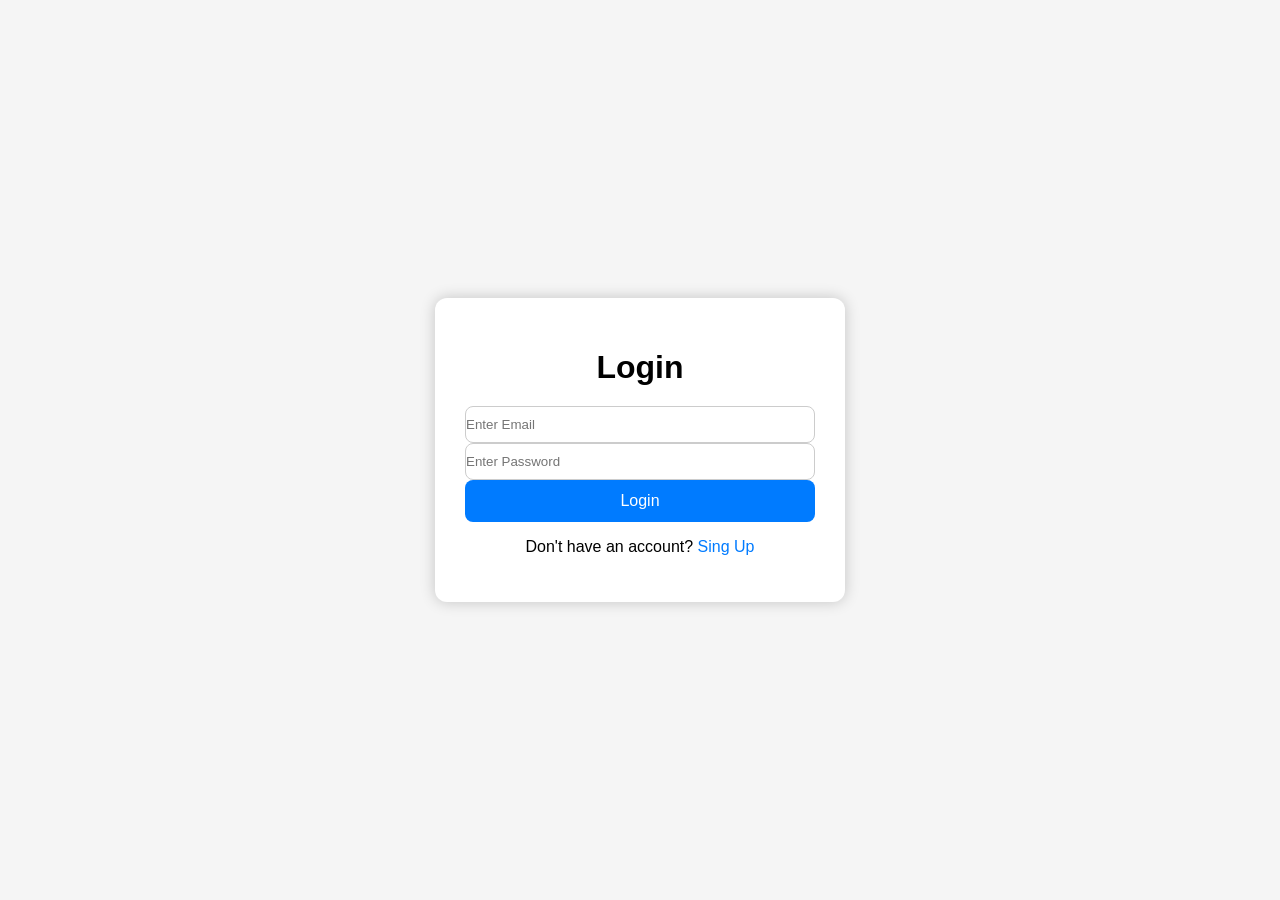
<file: login.html>
<!DOCTYPE html>
<html lang="en">
    <head>
        <meta charset="UTF-8">
        <meta name="viewport"contect="width=device-width,initial-scale=1.0">
        <title>Login</title>
        <link rel="stylesheet" href="login.css">
    </head>
    <body>
        <div class="login.box">
            <h1>Login</h1>
            <input type="email" id="email" placeholder="Enter Email">

            <input type="password" id="password" placeholder="Enter Password">

            <button onclick="login()">Login</button>

            <p>Don't have an account?
                <a href="singup.html">Sing Up</a>
            </p>
        </div>
        <script src="login.js"></script>
    </body>
</html>
</file>
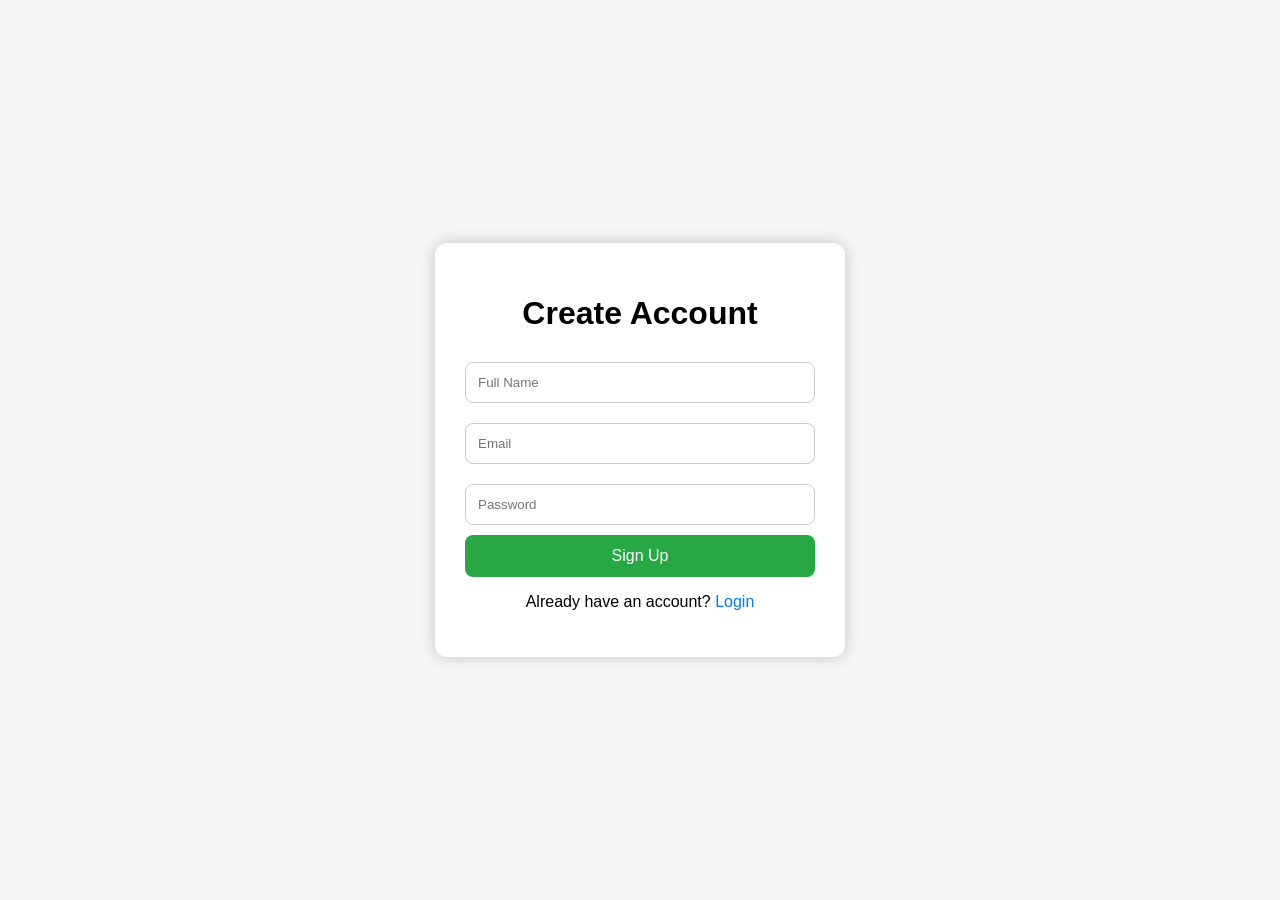
<file: signup.html>
<!DOCTYPE html>
<html lang="en">

<head>
    <meta charset="UTF-8">
    <meta name="viewport" content="width=device-width, initial-scale=1.0">
    <title>Sign Up</title>
    <link rel="stylesheet" href="signup.css">
</head>

<body>

<div class="signup-box">

    <h1>Create Account</h1>

    <input type="text" id="name" placeholder="Full Name">

    <input type="email" id="email" placeholder="Email">

    <input type="password" id="password" placeholder="Password">

    <button onclick="signup()">Sign Up</button>

    <p>
        Already have an account?
        <a href="login.html">Login</a>
    </p>

</div>

<script src="signup.js"></script>

</body>
</html>
</file>
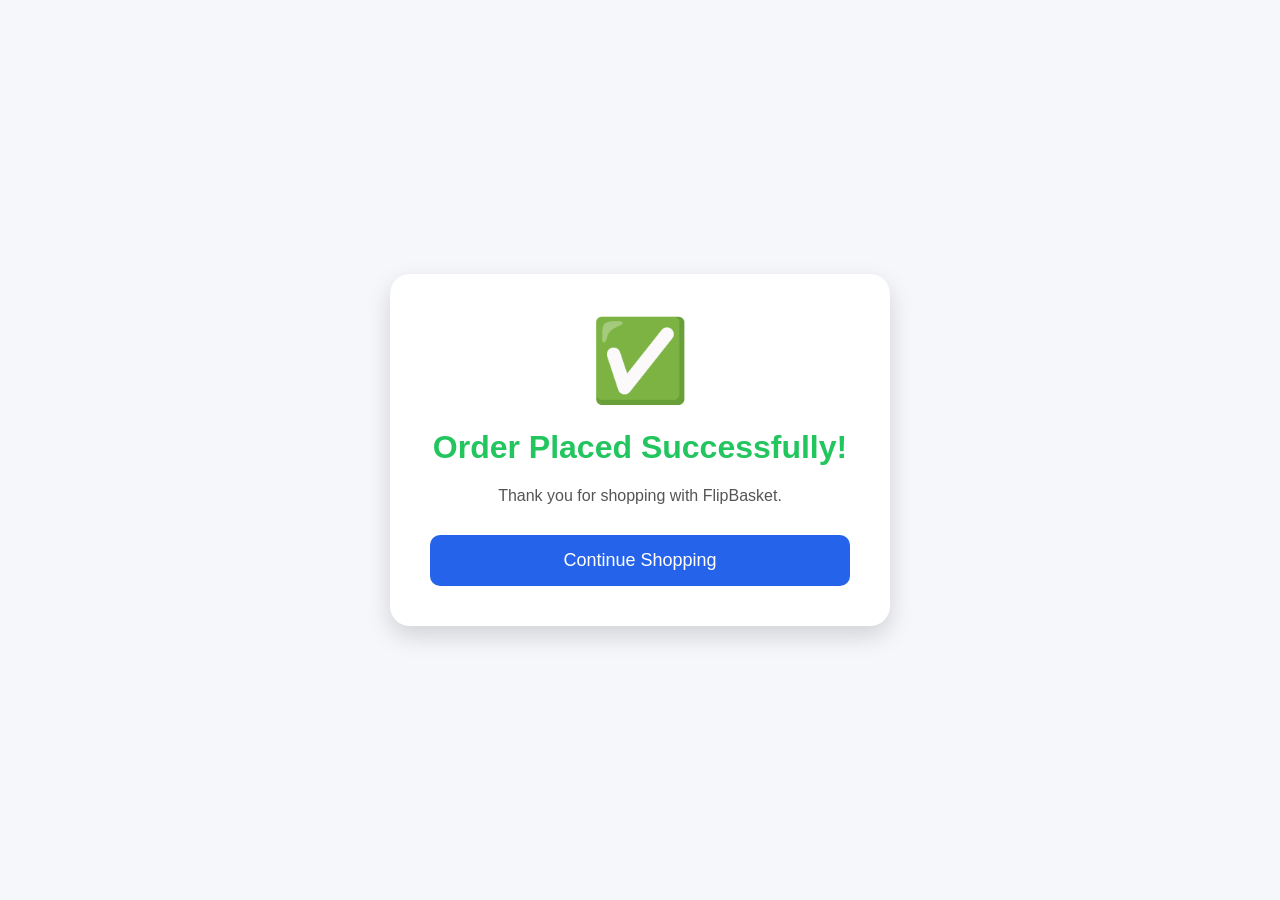
<file: success.html>
<!DOCTYPE html>
<html>
<head>
    <title>Order Success</title>
    <link rel="stylesheet" href="success.css">
</head>
<body>

<div class="success-box">

    <div class="tick">✅</div>

    <h1>Order Placed Successfully!</h1>

    <p>Thank you for shopping with FlipBasket.</p>

    <button onclick="window.location.href='index-old.html'">
        Continue Shopping
    </button>

</div>

</body>
</html>
</file>
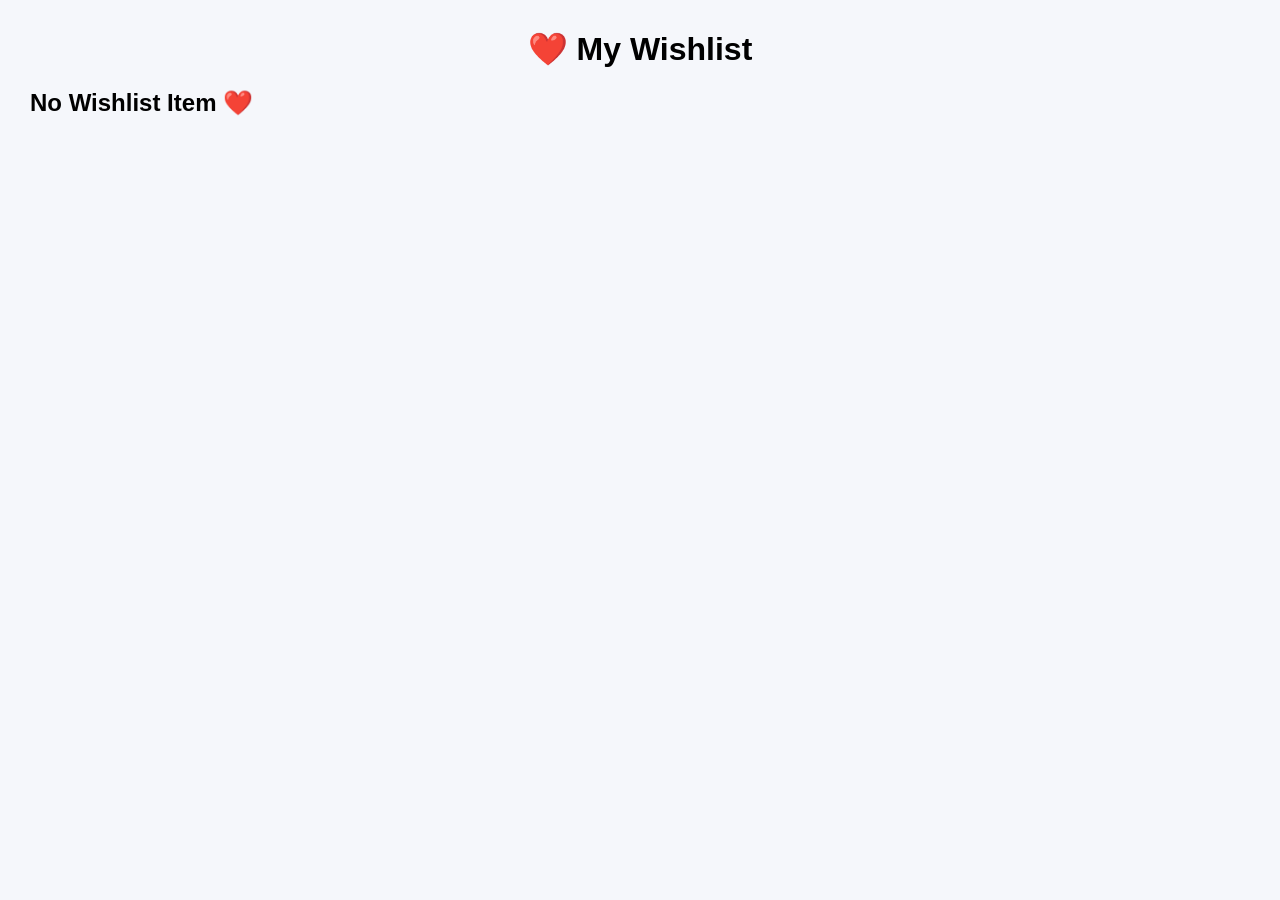
<file: wishlist.html>
<!DOCTYPE html>
<html>
<head>
    <title>Wishlist</title>
    <link rel="stylesheet" href="wishlist.css">
</head>
<body>

<h1>❤️ My Wishlist</h1>

<div id="wishlistItems"></div>

<script src="wishlist.js"></script>

</body>
</html>
</file>
<file: style-old.css>
body {
    margin: 0;
    padding: 0;
    background: linear-gradient(135deg, #f8f9ff, #eef4ff);
    font-family: Arial, sans-serif;
}

.bag {
    color: #d8d8ff;
    font-size: 42px;
    margin-right: 8px;
}

.logo img {
    width: 48px;
    height: 48px;
}

.logo i {
    font-size: 40px;
}

.logo-text {
    font-size: 58px;
    font-weight: 900;
    letter-spacing: 1px;
    filter: brightness(1.12);

    text-shadow: 0 0 10px rgba(59, 130, 246, 0.25);

    background: linear-gradient(90deg, #7c3aed, #3b82f6, #06b6d4);

    background-clip: text;
    -webkit-background-clip: text;

    color: transparent;
    -webkit-text-fill-color: transparent;
}

.logo-text:hover {
    text-shadow: 0 0 12px #4facfe;
    transform: scale(1.03);
    transition: all .3s ease;
}

.navbar {
    display: flex;
    border-radius: 18px;
    box-shadow: 0 10px 30px rgba(0, 0, 0, .15);
    align-items: center;
    gap: 20px;
    transition: .3s;
    margin: 0 10px;
    padding: 15px 25px;
    background: #111827;
    color: white;
    flex-wrap: wrap;
    text-decoration: none;
    display: flex;
    justify-content: space-between;
    align-items: center;
    position: sticky;
    top: 0;
    z-index: 1000;
}

.navbar input {
    width: 40%;
    padding: 20px;
    border-radius: 12px;
    border: 1px solid #ddd;
}

#welcomeUser {
    background: #2b2b2b;
    color: #ffd54f;
    padding: 8px 14px;
    border-radius: 20px;
    font-size: 16px;
    font-weight: 600;
    margin-left: 15px;
    border: 1px solid #444;
    white-space: nowrap;
}

.cart-btn,
.wishlist-btn,
#welcomeUser {
    margin-left: 15px;
}

.cart-btn,
.wishlist-btn,
#themebtn {
    padding: 10px 15px;
    border-radius: 20px;
    text-decoration: none;
}

.wishlist-btn {
    background: #9490ea;
    color: white;
    padding: 10px 20px;
    border-radius: 30px;
    text-decoration: none;
    font-weight: bold;
    margin: 0px;
}

.wishlist-btn:hover {
    background: #ff4d4d;
    transform: scale(1.05);
    transition: 0.3s;
}

.cart-btn {
    background: #9490ea;
    color: white;
    padding: 10px 20px;
    border-radius: 30px;
    text-decoration: none;
    font-weight: bold;
    display: flex;
    text-align: center;
    gap: 8px;
    transition: 0.3s;
    margin-left: auto;
}

.cart-btn:hover {
    background: #ff4d4d;
    transform: scale(1.05);
    transition: 0.3s;
}

#search {
    width: 320px;
    padding: 12px;
    border-radius: 25px;
    border: none;
    outline: none;
    font-size: 16px;
    transition: .3s;
    box-shadow: 0 5px 15px rgba(0, 0, 0, .1);
}

#search:focus {
    box-shadow: 0 0 15px rgba(79, 70, 229, .3);
}

#themebtn {
    width: 50px;
    height: 50px;
    border: none;
    cursor: pointer;
    border-radius: 50%;
    cursor: pointer;
    font-size: 20px;
}

.dark {
    background: #111;
    color: white;
}

.nav-links a {
    color: white;
    text-decoration: none;
    margin: 0 10px;
}

.nav-links {
    color: white;
    margin-left: 15px;
    text-decoration: none;
    display: flex;
    align-items: center;
    gap: 10px;
}

.hero {
    display: flex;
    justify-content: space-between;
    align-items: center;
    padding: 120px 80px 70px;
    background: linear-gradient(135deg, #f4f0ff, #d9d6ff);
    min-height: 85vh;
    overflow: hidden;
}

.hero-left {
    width: 50%;
}

.hero-tag {
    display: inline-block;
    background: #111827;
    color: #fff;
    padding: 10px 22px;
    border-radius: 30px;
    font-size: 15px;
    margin-bottom: 25px;
}

.hero-left h1 {
    font-size: 68px;
    font-weight: 800;
    color: #4f46e5;
    line-height: 1.15;
    margin-bottom: 25px;
}

.hero-left p {
    font-size: 20px;
    color: #666;
    line-height: 1.8;
    margin-bottom: 35px;
    max-width: 500px;
}

.hero-btns {
    display: flex;
    gap: 20px;
}

.shop-btn,
.explore-btn {
    transition: .35s;
}

.shop-btn:hover,
.explore-btn:hover {
    transform: translateY(-5px);
    box-shadow: 0 12px 25px rgba(79, 70, 229, .3);
}


.hero-btn:hover {
    transform: translateY(-4px);
    box-shadow: 0 10px 25px rgba(0, 0, 0, .18);
}

.shop-btn {
    background: #5b4df5;
    color: white;
    border: none;
    padding: 15px 35px;
    border-radius: 30px;
    font-size: 17px;
    cursor: pointer;
}

.explore-btn {
    background: white;
    border: 2px solid #5b4df5;
    color: #4f46e5;
    padding: 15px 35px;
    border-radius: 30px;
    font-size: 17px;
    cursor: pointer;
}

.hero-right {
    width: 45%;
    position: relative;
    display: flex;
    justify-content: center;
    align-items: center;
}


.hero-right img {
    width: 470px;
    z-index: 100;
    max-width: 100%;
    position: relative;
    transform: translateY(-10px);
    animation: float 4s ease-in-out infinite;
    filter: drop-shadow(0 30px 35px rgba(79, 70, 229, .25));

}

@keyframes float {
    0% {
        transform: translateY(0);
    }

    50% {
        transform: translateY(-12px);
    }

    100% {
        transform: translateY(0);
    }
}

.hero-offer {
    position: absolute;
    top: 40px;
    right: 10px;
    z-index: 3;
    background: #ff4d4f;
    color: white;
    padding: 12px 20px;
    border-radius: 30px;
    font-weight: bold;
    box-shadow: 0 15px 30px rgba(255, 77, 79, .3)
}

.hero-offer {
    animation: pulse 2s infinite;
}

@keyframes pulse {

    0%,
    100% {
        transform: scale(1);
    }

    50% {
        transform: scale(1.08);
    }
}

.shop-btn:hover {
    transform: translateY(-4px);
    transition: 0.3s;
}

.explore-btn:hover {
    transform: translateY(-4px);
    background: #4f46e5;
    color: white;
    transition: 0.3s;
}

.circle1 {
    position: absolute;
    width: 170px;
    height: 170px;
    border-radius: 50%;
    background: rgba(91, 77, 245, 0.08);

    top: 20px;
    right: 40px;

    z-index: 1;
}

.circle2 {
    position: absolute;
    width: 90px;
    height: 90px;
    border-radius: 50%;
    background: rgba(255, 99, 132, 0.08);

    bottom: 40px;
    left: 40px;

    z-index: 1;
}

.features {
    display: flex;
    justify-content: center;
    gap: 20px;
    padding: 70px 8%;
    background: #fff;
    flex-wrap: wrap;
}

.feature-card {
    width: 250px;
    background: white;
    padding: 20px 12px;
    text-align: center;
    border: 1px solid transparent;
    border-radius: 20px;
    box-shadow: 0 10px 25px rgba(0, 0, 0, .08);
    transition: .4s;
    cursor: pointer;
}

.feature-card:hover {
    transform: translateY(-10px);
    box-shadow: 0 20px 40px rgba(79, 70, 229, .18);
    border: 1px solid #4f46e5;
}

.feature-icon {
    font-size: 45px;
    margin-bottom: 20px;
}

.feature-icon h3 {
    margin-bottom: 12px;
    color: #111827;
}

.feature-card p {
    color: #666;
    line-height: 1.6;
}

.feature-card:hover .feature-icon {
    transform: scale(1.2) rotate(8deg);
    transition: .4s;
}

.overlay {
    background: rgba(0, 0, 0, 0.5);
    width: 100%;
    height: 100%;

    display: flex;
    flex-direction: column;
    justify-content: center;
    align-items: center;
}

.card-top {
    display: flex;
    justify-content: space-between;
    align-items: center;
    padding: 10px 15px;
}

.offer {
    position: absolute;
    top: 15px;
    left: 15px;
    background: linear-gradient(135deg, #ff5f6d, #ff9966);
    color: #fff;
    padding: 6px 12px;
    border-radius: 20px;
    font-size: 13px;
    font-weight: 700;
    box-shadow: 0 8px 18px rgba(255, 95, 109, .35);
}

.heart {
    width: 40px;
    height: 40px;
    background: white;
    border-radius: 50%;
    display: flex;
    justify-content: center;
    align-items: center;
    position: absolute;
    top: 5px;
    right: 12px;
    font-size: 22px;
    cursor: pointer;
    transition: .3s;
    box-shadow: 0 2px 8px rgba(0, 0, 0, 0.25);
}

.heart:hover {
    transform: scale(1.15);
    background: #ffebee;
}

#noResult {
    display: none;
    text-align: center;
    font-size: 22px;
    color: #ff4d4d;
    font-weight: bold;
    margin: 33px 0;
}

.products {
    display: flex;
    flex-wrap: wrap;
    margin-top: 80px;
    gap: 20px;
    opacity: 0;
    transform: translateY(20px);
    animation: fadeln 0.5s ease forwards;
    justify-content: center;
    cursor: pointer;
}

@keyframes fadeln {
    to {
        opacity: 1;
        transform: translateY(0);
    }
}

.product {
    background: linear-gradient(to bottom, #ffffff, #fafaff);
    color: black;
    position: relative;
    width: 290px;
    padding: 15px;
    border: 1px solid #ddd;
    border-radius: 20px;
    text-align: center;
    box-shadow: 0 8px 20px rgba(0, 0, 0, .08);
    overflow: hidden;
    transition: .3s;
    border: none;
    will-change: transform;
}

.product:hover {
    transform: translateY(-10px);
    box-shadow: 0 20px 40px rgba(0, 0, 0, .18);
}


.product img {
    width: 100%;
    height: 230px;
    border-radius: 15px;
    object-fit: contain;
    background: #f8f8f8;
    padding: 1px;
    transition: .4s;
}

.product img:hover {
    transform: scale(1.05);
    transition: 0.3s;
    box-shadow: 0 12px 25px rgba(0, 0, 0, 0.2);
    transform: scale(1.08) rotate(-2deg);
}

.product h3 {
    margin: 15px 0 10px;
    margin-top: 15px;
    font-size: 22px;
    font-weight: 700;
    color: #222;
}

.price {
    font-size: 22px;
    font-weight: 700;
    color: #4f46e5;
}

.price del {
    color: #888;
    font-size: 16px;
    margin-left: 8px;
}

.product p:nth-of-type(2) {
    color: #ffc107;
    font-size: 20px;
}

.product p:last-of-type {
    color: #10b981;
    font-weight: 600;
}

.buy-btn,
.add-btn {
    border-radius: 30px;
    font-size: 15px;
}

.btns {
    display: flex;
    gap: 10px;
    justify-content: center;
}

.btns {
    flex: 1;
}

.cart {
    width: 250px;
    padding: 15px;
    border-radius: 10px;
}

button {
    min-width: 140px;
    padding: 12px 18px;
    font-weight: bold;
    border: none;
    color: white;
    border-radius: 8px;
    cursor: pointer;
}

button {
    transition: all 0.3s ease;
}

button:hover {
    transform: translateY(-4px);
    box-shadow: 0 8px 18px rgba(0, 0, 0, 0.25);
}

.buy-btn {
    background: #4f46e5;
}

.buy-btn:hover {
    background: #3d37c9;
}

.add-btn {
    background: #ff5b5b;
}

.add-btn:hover {
    background: #e53935;
}

#toast {
    position: fixed;
    top: 20px;
    right: 20px;
    border-radius: 15px;
    background: #4CAF50;
    color: white;
    padding: 10px;
    display: none;
}

.footer {
    background: #111827;
    color: white;
    display: flex;
    justify-content: space-between;
    flex-wrap: wrap;
    gap: 50px;
    padding: 60px 70px;
    margin-top: 80px;
}

.footer-logo {
    max-width: 320px;
}

.footer-logo h2 {
    color: #6c63ff;
    font-size: 32px;
    margin-bottom: 15px;
    text-shadow: 0 0 20px rgba(108, 99, 255, .4);
}

.footer-logo p {
    color: #bdbdbd;
    line-height: 1.7;
}

.footer-links,
.footer-social {
    display: flex;
    flex-direction: column;
    gap: 12px;
}

.footer-links h3,
.footer-social h3 {
    margin-bottom: 10px;
}

.footer-links a,
.footer-social a {
    color: #cfcfcf;
    text-decoration: none;
    transition: .3s;
}

.footer-links a:hover,
.footer-social a:hover {
    color: #6c63ff;
    transform: translateX(5px);
}

.footer-line {
    width: 100%;
    border: none;
    border-top: 1px solid rgba(255, 255, 255, .15);
    margin: 35px 0 20px;
}

.copy {
    width: 100%;
    text-align: center;
    color: #bdbdbd;
    font-size: 15px;
    margin: 0;
}

.copy:hover {
    color: white;
    transition: .3s;
}

.page-container {
    max-width: 800px;
    margin: 50px auto;
    padding: 30px;
    background: white;
    border-radius: 15px;
    box-shadow: 0 5px 15px rgba(0, 0, 0, 0.1);
    text-align: center;
}

.page-container h1 {
    color: #ff4d6d;
    margin-bottom: 20px;
    font-size: 40px;
}

.page-container p {
    font-size: 20px;
    line-height: 1.8;
    color: #333;
}

.back-btn {
    display: inline-block;
    margin-top: 20px;
    padding: 12px 24px;
    background: #ff4d6d;
    color: white;
    text-decoration: none;
    border-radius: 25px;
    font-weight: bold;
    transition: 0.3s;
}

.back-btn:hover {
    transform: scale(1.05);
}

*,
*::before,
*::after {
    box-sizing: border-box;
}

html,
body {
    width: 100%;
    overflow-x: hidden;
}

img {
    max-width: 100%;
}

/* TABLET */
@media (max-width: 900px) {
    .navbar {
        width: calc(100% - 20px);
        margin: 0 10px;
        padding: 14px 18px;
        gap: 12px;
    }

    .logo-text {
        font-size: 44px;
    }

    #search {
        width: 240px;
    }

    .hero {
        padding: 80px 5% 60px;
        gap: 25px;
        min-height: auto;
    }

    .hero-left h1 {
        font-size: 52px;
    }

    .hero-right img {
        width: 410px;
    }

    .products {
        padding: 0 20px;
        gap: 18px;
    }

    .product {
        width: min(290px, calc(50% - 12px));
    }

    .features {
        padding: 55px 5%;
    }
}

/* PHONE */
@media (max-width: 600px) {
    .navbar {
        position: sticky;
        top: 0;
        width: calc(100% - 16px);
        margin: 0 8px;
        padding: 10px 12px;
        border-radius: 14px;
        display: flex;
        flex-wrap: wrap;
        justify-content: center;
        gap: 8px;
    }

    .logo {
        width: 100%;
        display: flex;
        justify-content: center;
        align-items: center;
        margin: 0;
    }

    .bag {
        font-size: 30px;
        margin-right: 5px;
    }

    .logo-text {
        font-size: 34px;
        letter-spacing: .5px;
    }

    .nav-links {
        width: 100%;
        order: 2;
        justify-content: center;
        align-items: center;
        gap: 4px;
        margin: 0;
    }

    .nav-links a {
        margin: 0 5px;
        font-size: 13px;
    }

    #search {
        order: 3;
        width: 100%;
        flex: 0 0 100%;
        min-width: 0;
        padding: 10px 15px;
        font-size: 14px;
    }

    .cart-btn,
    .wishlist-btn {
        order: 4;
        margin: 0;
        padding: 8px 12px;
        font-size: 13px;
        white-space: nowrap;
    }

    #themebtn {
        order: 5;
        width: 42px;
        height: 42px;
        padding: 0;
        font-size: 18px;
    }

    #welcomeUser {
        width: 100%;
        order: 6;
        margin: 0;
        text-align: center;
        font-size: 13px;
        padding: 7px 10px;
    }

    /* HERO */
    .hero {
        min-height: 0;
        height: auto;
        padding: 28px 16px 34px;
        margin: 0;
        display: grid;
        grid-template-columns: 56% 44%;
        align-items: center;
        gap: 0;
        overflow: hidden;
    }

    .hero-left {
        width: 100%;
        margin: 0;
        padding: 0;
    }

    .hero-tag {
        font-size: 10px;
        padding: 6px 10px;
        margin-bottom: 10px;
        white-space: nowrap;
    }

    .hero-left h1 {
        font-size: 29px;
        line-height: 1.1;
        margin: 0 0 10px;
    }

    .hero-left p {
        font-size: 12px;
        line-height: 1.45;
        margin: 0 0 14px;
        max-width: 100%;
    }

    .hero-btns {
        display: flex;
        gap: 7px;
        flex-wrap: nowrap;
        margin: 0;
    }

    .shop-btn,
    .explore-btn {
        padding: 9px 13px;
        font-size: 11px;
        white-space: nowrap;
    }

    .hero-right {
        width: 100%;
        height: 180px;
        min-height: 0;
        margin: 0;
        padding: 0;
        display: flex;
        align-items: center;
        justify-content: center;
        position: relative;
    }

    .hero-right img {
        width: 155px;
        max-width: 100%;
        max-height: 170px;
        object-fit: contain;
    }

    .hero-offer {
        top: 8px;
        right: 2px;
        padding: 5px 8px;
        font-size: 9px;
    }

    .circle1 {
        width: 90px;
        height: 90px;
        top: 5px;
        right: 0;
    }

    .circle2 {
        width: 55px;
        height: 55px;
        bottom: 5px;
        left: 0;
    }

    /* FEATURES */
    .features {
        display: grid;
        grid-template-columns: repeat(2, minmax(0, 1fr));
        gap: 14px;
        padding: 40px 14px;
    }

    .feature-card {
        width: 100%;
        padding: 18px 10px;
        border-radius: 16px;
    }

    .feature-icon {
        font-size: 34px;
        margin-bottom: 12px;
    }

    .feature-card h3 {
        font-size: 15px;
    }

    .feature-card p {
        font-size: 12px;
        line-height: 1.45;
    }

    /* PRODUCTS */
    .products {
        width: 100%;
        display: grid;
        grid-template-columns: 1fr;
        gap: 20px;
        padding: 0 14px;
        margin-top: 40px;
    }

    .product {
        width: 100%;
        max-width: 360px;
        margin: 0 auto;
        padding: 12px;
    }

    .product img {
        width: 100%;
        height: 240px;
    }

    .product h3 {
        font-size: 20px;
    }

    .price {
        font-size: 20px;
    }

    .btns {
        width: 100%;
        gap: 8px;
    }

    .buy-btn,
    .add-btn {
        min-width: 0;
        width: 50%;
        padding: 11px 8px;
        font-size: 13px;
    }

    /* FOOTER */
    .footer {
        flex-direction: column;
        gap: 30px;
        padding: 45px 22px;
        margin-top: 50px;
    }

    .footer-logo {
        max-width: 100%;
    }

    .footer-logo h2 {
        font-size: 28px;
    }

    .footer-links,
    .footer-social {
        width: 100%;
    }

    .footer-line {
        margin: 20px 0 15px;
    }

    .copy {
        font-size: 13px;
    }

    /* OTHER PAGES */
    .page-container {
        width: calc(100% - 28px);
        margin: 30px auto;
        padding: 22px 16px;
    }

    .page-container h1 {
        font-size: 32px;
    }

    .page-container p {
        font-size: 16px;
    }
}

/* VERY SMALL PHONES */
@media (max-width: 380px) {
    .logo-text {
        font-size: 30px;
    }

    .nav-links a {
        font-size: 12px;
        margin: 0 3px;
    }

    .features {
        grid-template-columns: 1fr;
    }

    .hero {
        grid-template-columns: 58% 42%;
        padding-left: 12px;
        padding-right: 12px;
    }

    .hero-left h1 {
        font-size: 26px;
    }

    .hero-left p {
        font-size: 11px;
    }

    .hero-right {
        height: 160px;
    }

    .hero-right img {
        width: 140px;
        max-height: 150px;
    }
}

#themebtn {
    min-width: 50px !important;
    width: 50px !important;
    height: 50px !important;

    padding: 0 !important;
    margin: 0 !important;

    border: 1px solid rgba(255, 255, 255, 0.18) !important;
    border-radius: 50% !important;

    background: linear-gradient(135deg, #4f46e5, #7c3aed) !important;
    color: white !important;

    display: flex !important;
    align-items: center !important;
    justify-content: center !important;

    font-size: 21px !important;
    line-height: 1 !important;

    cursor: pointer;
    box-shadow: 0 6px 18px rgba(79, 70, 229, 0.35);

    transition: all 0.3s ease;
}

#themebtn:hover {
    transform: translateY(-2px) scale(1.06);
    box-shadow: 0 10px 25px rgba(79, 70, 229, 0.45);
}

#themebtn:active {
    transform: scale(0.95);
}


/* Mobile */
@media (max-width: 600px) {
    #themebtn {
        min-width: 42px !important;
        width: 42px !important;
        height: 42px !important;

        font-size: 18px !important;
    }
}
</file>
<file: about.css>
body{
    margin:0;
    font-family:Arial, sans-serif;
    background:#f5f7fb;
}

/* Main Section */

.about{
    width:90%;
    max-width:1200px;
    margin:60px auto;
}

/* Heading */

.about h1{
    text-align:center;
    font-size:58px;
    font-weight:800;
    letter-spacing:1px;
    color:#4f46e5;
    margin-bottom:10px;
}

.subtitle{
    text-align:center;
    font-size:22px;
    color:#777;
    line-height:1.8;
    margin-bottom:60px;
}

/* Content */

.about-content{
    display:flex;
    justify-content:space-between;
    align-items:center;
    gap:60px;
    margin-bottom:70px;
}

/* Left Section */

.about-left{
    flex:1;
}

.about-left h2{
    color:#4f46e5;
    font-size:32px;
    margin-bottom:15px;
}

.about-left p{
    color:#555;
    font-size:18px;
    line-height:1.9;
    margin-bottom:35px;
}

/* Right Cards */

.about-right{
    flex:1;
    display:grid;
    grid-template-columns:repeat(2,1fr);
    gap:25px;
}

.card{
    background:#fff;
    padding:35px 25px;
    border-radius:20px;
    text-align:center;
    box-shadow:0 10px 25px rgba(0,0,0,.08);
    transition:.35s;
    cursor:pointer;
}

.card:hover{
    transform:translateY(-10px);
    box-shadow:0 20px 40px rgba(79,70,229,.18);
}

/* Card Icon */

.card-icon{
    font-size:42px;
    margin-bottom:15px;
}

.card h3{
    color:#4f46e5;
    font-size:32px;
    margin-bottom:15px;
}

.card p{
    color:#666;
    font-size:15px;
    line-height:1.6;
}

/* Stats */

.stats{
    display:grid;
    grid-template-columns:repeat(4,1fr);
    gap:25px;
    margin-top:20px;
}

.stats div{
    background:#fff;
    padding:30px;
    border-radius:20px;
    text-align:center;
    box-shadow:0 8px 20px rgba(0,0,0,.08);
    transition:.3s;
}

.stats div:hover{
    transform:translateY(-8px);
    box-shadow:0 15px 30px rgba(79,70,229,.15);
}

.stats h2{
    color:#4f46e5;
    font-size:38px;
    margin:0;
}

.stats p{
    color:#666;
    margin-top:10px;
    font-size:16px;
}

/* Button */

.about-btn{
    text-align:center;
    margin-top:60px;
}

.about-btn a{
    display:inline-block;
    background:#4f46e5;
    color:#fff;
    text-decoration:none;
    padding:16px 40px;
    border-radius:35px;
    font-size:18px;
    font-weight:bold;
    transition:.3s;
}

.about-btn a:hover{
    background:#3730a3;
    transform:translateY(-5px);
    box-shadow:0 12px 25px rgba(79,70,229,.35);
}

/* Responsive */

@media(max-width:768px){

    .about-content{
        flex-direction:column;
        text-align:center;
    }

    .about-right{
        grid-template-columns:1fr;
        width:100%;
    }

    .stats{
        grid-template-columns:repeat(2,1fr);
    }

    .about h1{
        font-size:42px;
    }

    .subtitle{
        font-size:18px;
    }

}

@media(max-width:480px){

    .about{
        width:95%;
    }

    .stats{
        grid-template-columns:1fr;
    }

    .about h1{
        font-size:34px;
    }

    .about-left h2{
        font-size:28px;
    }

    .about-left p{
        font-size:16px;
    }

    .card h3{
        font-size:28px;
    }

    .about-btn a{
        width:100%;
        padding:15px;
    }

}
</file>
<file: cart.css>
body {
  margin: 0;
  padding: 20px;
  background: #f5f5f5;
  font-family: Arial, sans-serif;
}

.cart-title {
  text-align: center;
  margin-bottom: 30px;
}

.cart-item {
  display: flex;
  justify-content: space-between;
  align-items: center;
  background: #fff;
  padding: 20px;
  margin-bottom: 20px;
  border-radius: 12px;
  box-shadow: 0 2px 10px rgba(0, 0, 0.1);
}

.cart-left {
  display: flex;
  align-items: center;
  gap: 20px;
}

.cart-img {
  width: 90px;
  height: 90px;
  object-fit: cover;
  border: 1px solid #ddd;
  border-radius: 10px;
}

.cart-info h2 {
  margin: 0;
}

.cart-info p {
  margin-top: 8px;
  font-size: 18px;
  color: #444;
}

.cart-right {
  display: flex;
  align-items: center;
  gap: 10px
}

.cart-right button {
  width: 38px;
  height: 38px;
  border: none;
  border-radius: 8px;
  cursor: pointer;
  font-size: 18px;
  transition: .3s;
}
.cart-right button:hover{
  transform: scale(1.1);
}

.remove-btn {
  width: auto !important;
  padding: 0 15px;
  background: red;
  color: white;
}

#totle {
  text-align: right;
  font-size: 28px;
  font-weight: bold;
  margin-top: 25px;
}
#totle{
  background:white;
 padding: 18px;
 border-radius: 10px;
 text-align: center;
 font-size: 28px;
 box-shadow: 0 5px 15px rgba(0,0,0,.1); 
}
.cart-footer {
  margin-top: 20px;
}

.continue-btn {
  width: 100%;
  padding: 15px;
  margin-bottom: 15px;
  background: #ff9800;
  color: white;
  border: none;
  border-radius: 10px;
  font-size: 18px;
  cursor: pointer;
  transition: 0.3s;
}

.continue-btn:hover {
  background: #e68900;
}

.checkout-btn {
  width: 100%;
  padding: 15px;
  background: #28a745;
  color: white;
  border: none;
  border-radius: 10px;
  letter-spacing: 1px;
  font-weight: bold;
  font-size: 18px;
  cursor: pointer;
  transition: 0.3s;
}

.checkout-btn:hover {
  background: #218838;
}
</file>
<file: contact.css>
body{
    margin:0;
    font-family:Arial,sans-serif;
    background:#f5f7fb;
}

.contact-section{
    width:90%;
    max-width:1200px;
    margin:70px auto;
    display:flex;
    gap:70px;
    align-items:center;
    background:white;
    border-radius:25px;
    padding:50px;
    box-shadow:0 15px 35px rgba(0,0,0,.08);
}

.contact-left{
    flex:1;
}

.contact-tag{
    display:inline-block;
    background:#4f46e5;
    color:white;
    padding:8px 18px;
    border-radius:25px;
    margin-bottom:20px;
}

.contact-left h1{
    font-size:50px;
    color:#4f46e5;
    margin-bottom:20px;
}

.contact-left p{
    color:#555;
    line-height:1.8;
    max-width: 480px;
}

.contact-info{
    margin-top:35px;
}

.contact-info p{
    margin:15px 0;
    font-size:18px;
}

.contact-right{
    flex:1;
}

.contact-right form{
    display:flex;
    flex-direction:column;
    gap:18px;
}

.contact-right input,
.contact-right textarea{
    padding:16px;
    background: #fafafa;
    border:1px solid #ddd;
    border-radius:12px;
    font-size:16px;
    outline:none;
    transition:.3s;
}

.contact-right input:focus,
.contact-right textarea:focus{
    border-color:#4f46e5;
    box-shadow:0 0 10px rgba(79,70,229,.2);
}

.contact-right button{
    padding:16px;
    border:none;
    background:#4f46e5;
    color:white;
    border-radius:35px;
    font-size:17px;
    font-weight:bold;
    cursor:pointer;
    transition:.3s;
}

.contact-right button:hover{
    transform:translateY(-5px) scale(1.02);
    box-shadow:0 12px 25px rgba(79,70,229,.35);
}
</file>
<file: login.css>
body{
    margin: 0;
    padding: 0;
    font-family: Arial,sans-serif;
    background: #f5f5f5;
    display: flex;
    justify-content: center;
    align-items: center;
    height: 100vh;
  }
  .login\.box{
    width: 350px;
    background: white;
    padding: 30px;
    border-radius: 12px;
    box-shadow:0 0 15px rgba(0,0,0,0.2);
    text-align: center;
  }
  .login\.box h1{
    margin-bottom: 20px;
  }
  .login\.box input{
    width: 100%;
    padding: 10px 0;
    border:1px solid #ccc;
    border-radius: 8px;
    box-sizing: border-box;
  }
  .login\.box button{
    width: 100%;
    padding: 12px;
    background: #007bff;
    color: white;
    border: none;
    border-radius: 8px;
    font-size: 16px;
    cursor: pointer;
  }
  .login\.box button:hover{
    background: #0056b3;
    transition: 0.3s;
  }
  .login\.box a{
    text-decoration:none;
    color:#007bff;
  }
</file>
<file: signup.css>
body{
    margin:0;
    padding:0;
    font-family:Arial,sans-serif;
    background:#f5f5f5;
    display:flex;
    justify-content:center;
    align-items:center;
    height:100vh;
}

.signup-box{
    width:350px;
    background:white;
    padding:30px;
    border-radius:12px;
    box-shadow:0 0 15px rgba(0,0,0,0.2);
    text-align:center;
}

.signup-box h1{
    margin-bottom:20px;
}

.signup-box input{
    width:100%;
    padding:12px;
    margin:10px 0;
    border:1px solid #ccc;
    border-radius:8px;
    box-sizing:border-box;
}

.signup-box button{
    width:100%;
    padding:12px;
    background:#28a745;
    color:white;
    border:none;
    border-radius:8px;
    font-size:16px;
    cursor:pointer;
}

.signup-box button:hover{
    background:#218838;
}

.signup-box a{
    text-decoration:none;
    color:#007bff;
}
</file>
<file: success.css>
body{
  margin:0;
  font-family:Arial,sans-serif;
  background:#f5f7fb;
  display:flex;
  justify-content:center;
  align-items:center;
  height:100vh;
}

.success-box{
  background:#fff;
  width:420px;
  padding:40px;
  text-align:center;
  border-radius:20px;
  box-shadow:0 10px 25px rgba(0,0,0,.15);
}

.tick{
  font-size:80px;
  animation:pop .5s ease;
}

@keyframes pop{
  0%{
      transform:scale(0);
  }
  100%{
      transform:scale(1);
  }
}

h1{
  color:#22c55e;
}

p{
  color:#555;
  margin-bottom:30px;
}

button{
  width:100%;
  padding:15px;
  border:none;
  border-radius:10px;
  background:#2563eb;
  color:white;
  font-size:18px;
  cursor:pointer;
}

button:hover{
  background:#1d4ed8;
}
</file>
<file: wishlist.css>
body{
    font-family:Arial,sans-serif;
    background:#f5f7fb;
    margin:30px;
}

h1{
    text-align:center;
}

.item{
    background:white;
    padding:15px;
    margin:15px auto;
    width:400px;
    border-radius:10px;
    display:flex;
    justify-content:space-between;
    align-items:center;
    box-shadow:0 5px 10px rgba(0,0,0,.1);
}

button{
    background:red;
    color:white;
    border:none;
    padding:8px 15px;
    border-radius:5px;
    cursor:pointer;
}
</file>
